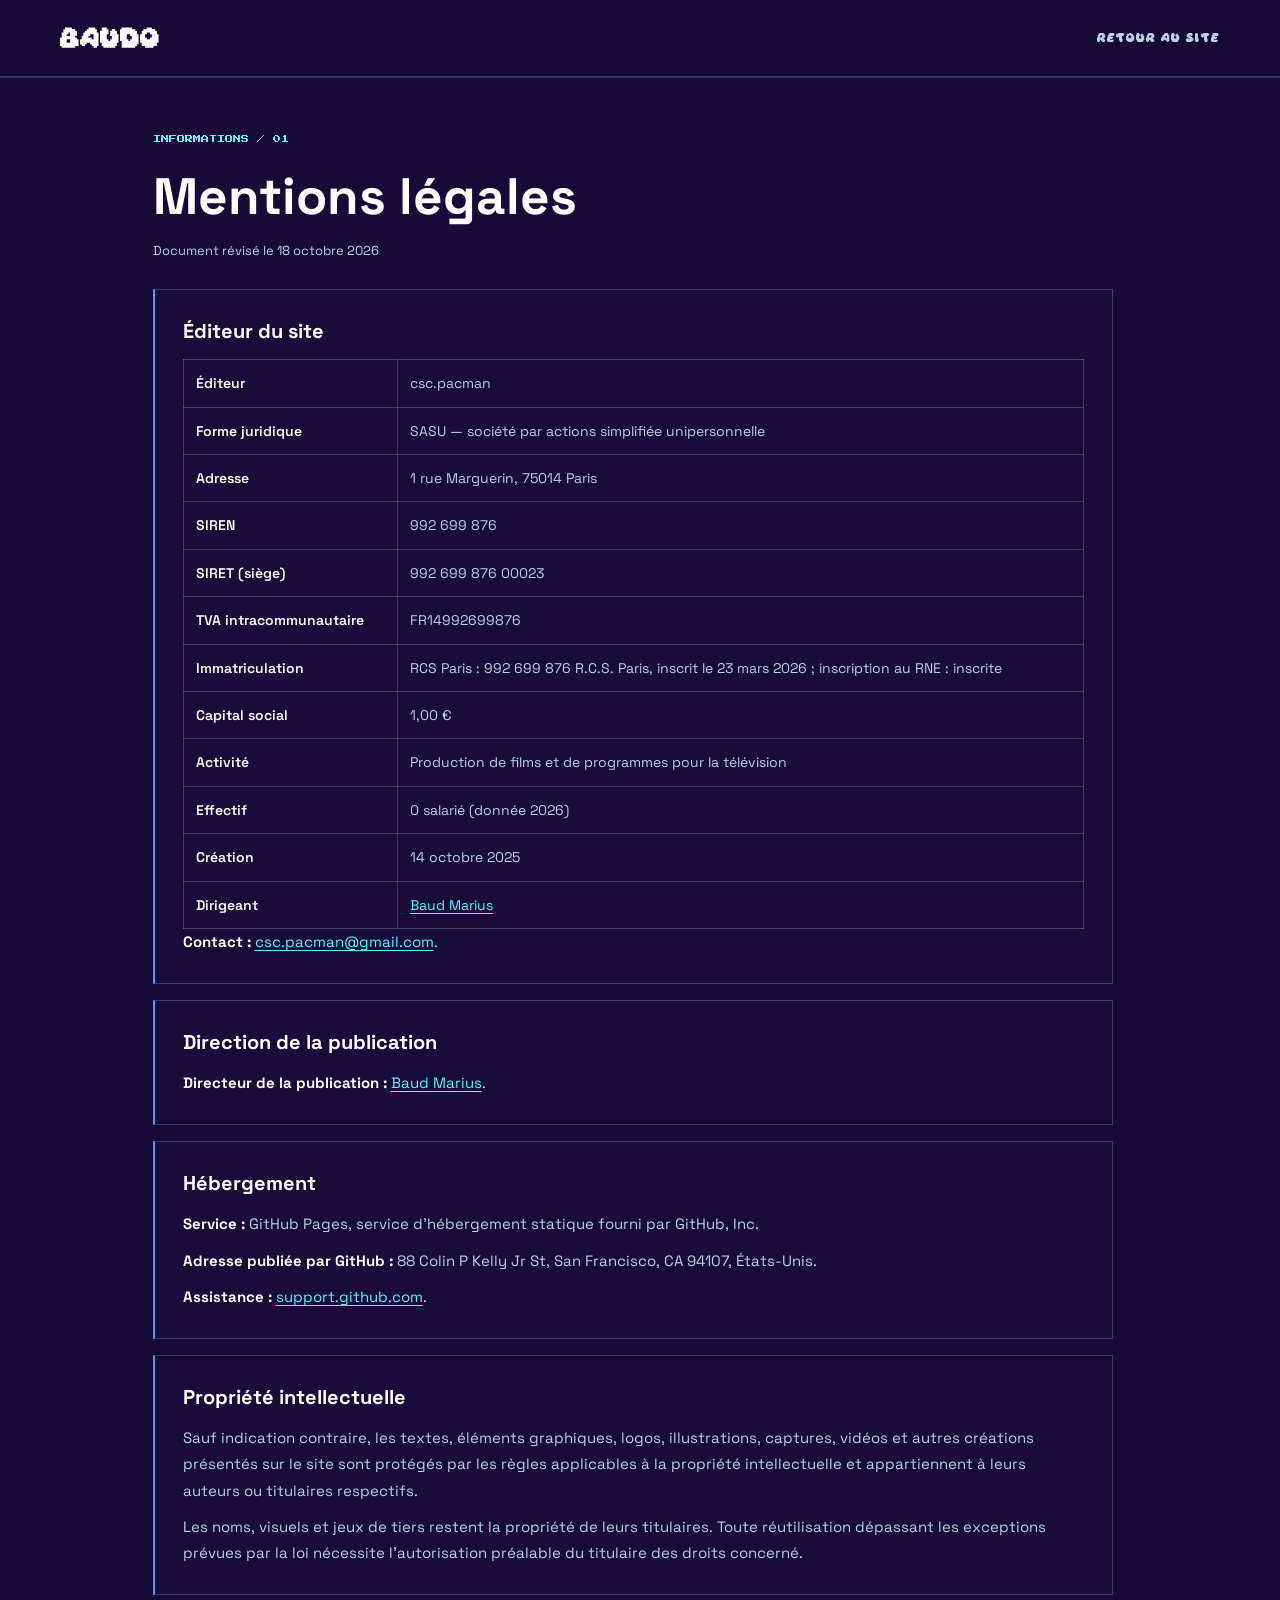
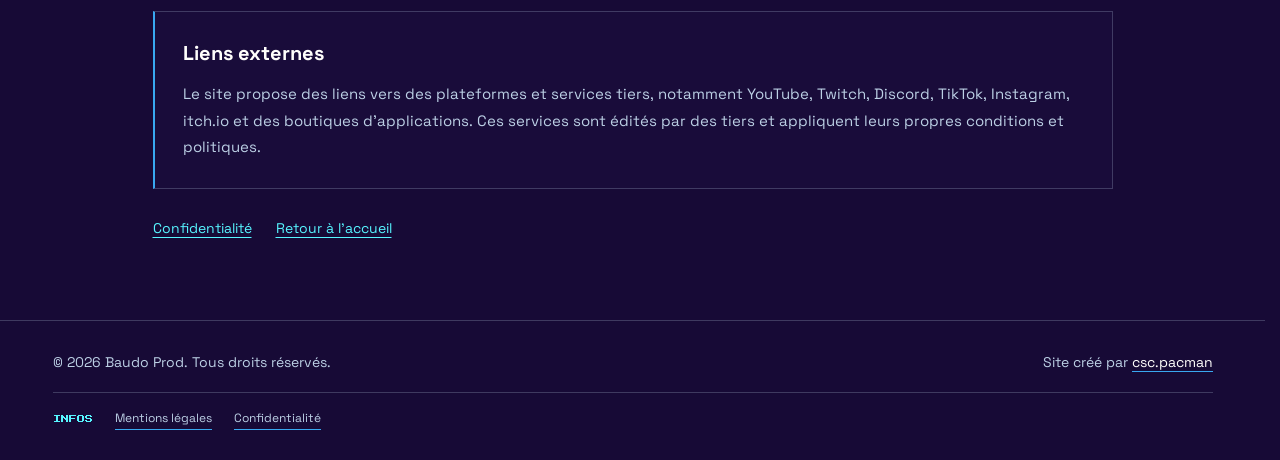
<file: mentions-legales.html>
<!DOCTYPE html>
<html lang="fr">
<head>
  <meta charset="UTF-8"><meta name="viewport" content="width=device-width, initial-scale=1.0"><meta name="theme-color" content="#170A36">
  <title>Mentions légales | BAUDO</title><meta name="description" content="Mentions légales du site BAUDO.">
  <link rel="canonical" href="https://baudo.fr/mentions-legales.html"><link rel="icon" href="img/Basic/Branding/baudo-site.webp">
  <link rel="preconnect" href="https://fonts.googleapis.com"><link rel="preconnect" href="https://fonts.gstatic.com" crossorigin>
  <link href="https://fonts.googleapis.com/css2?family=Press+Start+2P&family=Space+Grotesk:wght@400;500;600;700&display=swap" rel="stylesheet"><link rel="stylesheet" href="Front-end/style.css">
</head>
<body>
  <a class="skip-link" href="#main">Aller au contenu</a>
  <header class="nav scrolled"><div class="wrap nav-inner"><a href="index.html#home" class="logo" aria-label="BAUDO — Accueil">BAUDO</a><nav aria-label="Navigation principale"><ul class="nav-links"><li><a class="nav-link" href="index.html#home">Retour au site</a></li></ul></nav></div></header>
  <main id="main"><section class="legal-page"><div class="wrap">
    <p class="eyebrow">INFORMATIONS / 01</p><h1 class="legal-title">Mentions légales</h1><p class="legal-updated">Document révisé le <time datetime="2026-10-18">18 octobre 2026</time></p>
    <div class="legal-content">
      <section class="legal-block"><h2>Éditeur du site</h2>
        <div class="legal-table-scroll"><table class="legal-table">
          <tbody>
            <tr><th>Éditeur</th><td>csc.pacman</td></tr>
            <tr><th>Forme juridique</th><td>SASU — société par actions simplifiée unipersonnelle</td></tr>
            <tr><th>Adresse</th><td>1 rue Marguerin, 75014 Paris</td></tr>
            <tr><th>SIREN</th><td>992 699 876</td></tr>
            <tr><th>SIRET (siège)</th><td>992 699 876 00023</td></tr>
            <tr><th>TVA intracommunautaire</th><td>FR14992699876</td></tr>
            <tr><th>Immatriculation</th><td>RCS Paris : 992 699 876 R.C.S. Paris, inscrit le 23 mars 2026 ; inscription au RNE : inscrite</td></tr>
            <tr><th>Capital social</th><td>1,00 €</td></tr>
            <tr><th>Activité</th><td>Production de films et de programmes pour la télévision</td></tr>
            <tr><th>Effectif</th><td>0 salarié (donnée 2026)</td></tr>
            <tr><th>Création</th><td>14 octobre 2025</td></tr>
            <tr><th>Dirigeant</th><td><a href="https://www.pappers.fr/dirigeant/marius_baud_2007-10" target="_blank" rel="noopener noreferrer">Baud Marius</a></td></tr>
          </tbody>
        </table></div>
        <p><strong>Contact :</strong> <a href="mailto:csc.pacman@gmail.com">csc.pacman@gmail.com</a>.</p>
      </section>
      <section class="legal-block"><h2>Direction de la publication</h2>
        <p><strong>Directeur de la publication :</strong> <a href="https://cscpacman.fr/" target="_blank" rel="noopener noreferrer">Baud Marius</a>.</p>
      </section>
      <section class="legal-block"><h2>Hébergement</h2>
        <p><strong>Service :</strong> GitHub Pages, service d’hébergement statique fourni par GitHub, Inc.</p>
        <p><strong>Adresse publiée par GitHub :</strong> 88 Colin P Kelly Jr St, San Francisco, CA 94107, États-Unis.</p>
        <p><strong>Assistance :</strong> <a href="https://support.github.com/" target="_blank" rel="noopener noreferrer">support.github.com</a>.</p>
      </section>
      <section class="legal-block"><h2>Propriété intellectuelle</h2>
        <p>Sauf indication contraire, les textes, éléments graphiques, logos, illustrations, captures, vidéos et autres créations présentés sur le site sont protégés par les règles applicables à la propriété intellectuelle et appartiennent à leurs auteurs ou titulaires respectifs.</p>
        <p>Les noms, visuels et jeux de tiers restent la propriété de leurs titulaires. Toute réutilisation dépassant les exceptions prévues par la loi nécessite l’autorisation préalable du titulaire des droits concerné.</p>
      </section>
      <section class="legal-block"><h2>Liens externes</h2><p>Le site propose des liens vers des plateformes et services tiers, notamment YouTube, Twitch, Discord, TikTok, Instagram, itch.io et des boutiques d’applications. Ces services sont édités par des tiers et appliquent leurs propres conditions et politiques.</p></section>
    </div>
    <nav class="legal-page-nav" aria-label="Autres informations juridiques"><a href="politique-confidentialite.html">Confidentialité</a><a href="index.html#home">Retour à l’accueil</a></nav>
  </div></section></main>
  <footer><div class="wrap"><div class="foot"><p>© 2026 Baudo Prod. Tous droits réservés.</p><p>Site créé par <a href="https://cscpacman.fr/" target="_blank" rel="noopener noreferrer">csc.pacman</a></p></div><nav class="footer-legal-nav" aria-label="Informations juridiques"><span>INFOS</span><a href="mentions-legales.html">Mentions légales</a><a href="politique-confidentialite.html">Confidentialité</a></nav></div></footer>
</body>
</html>
</file>
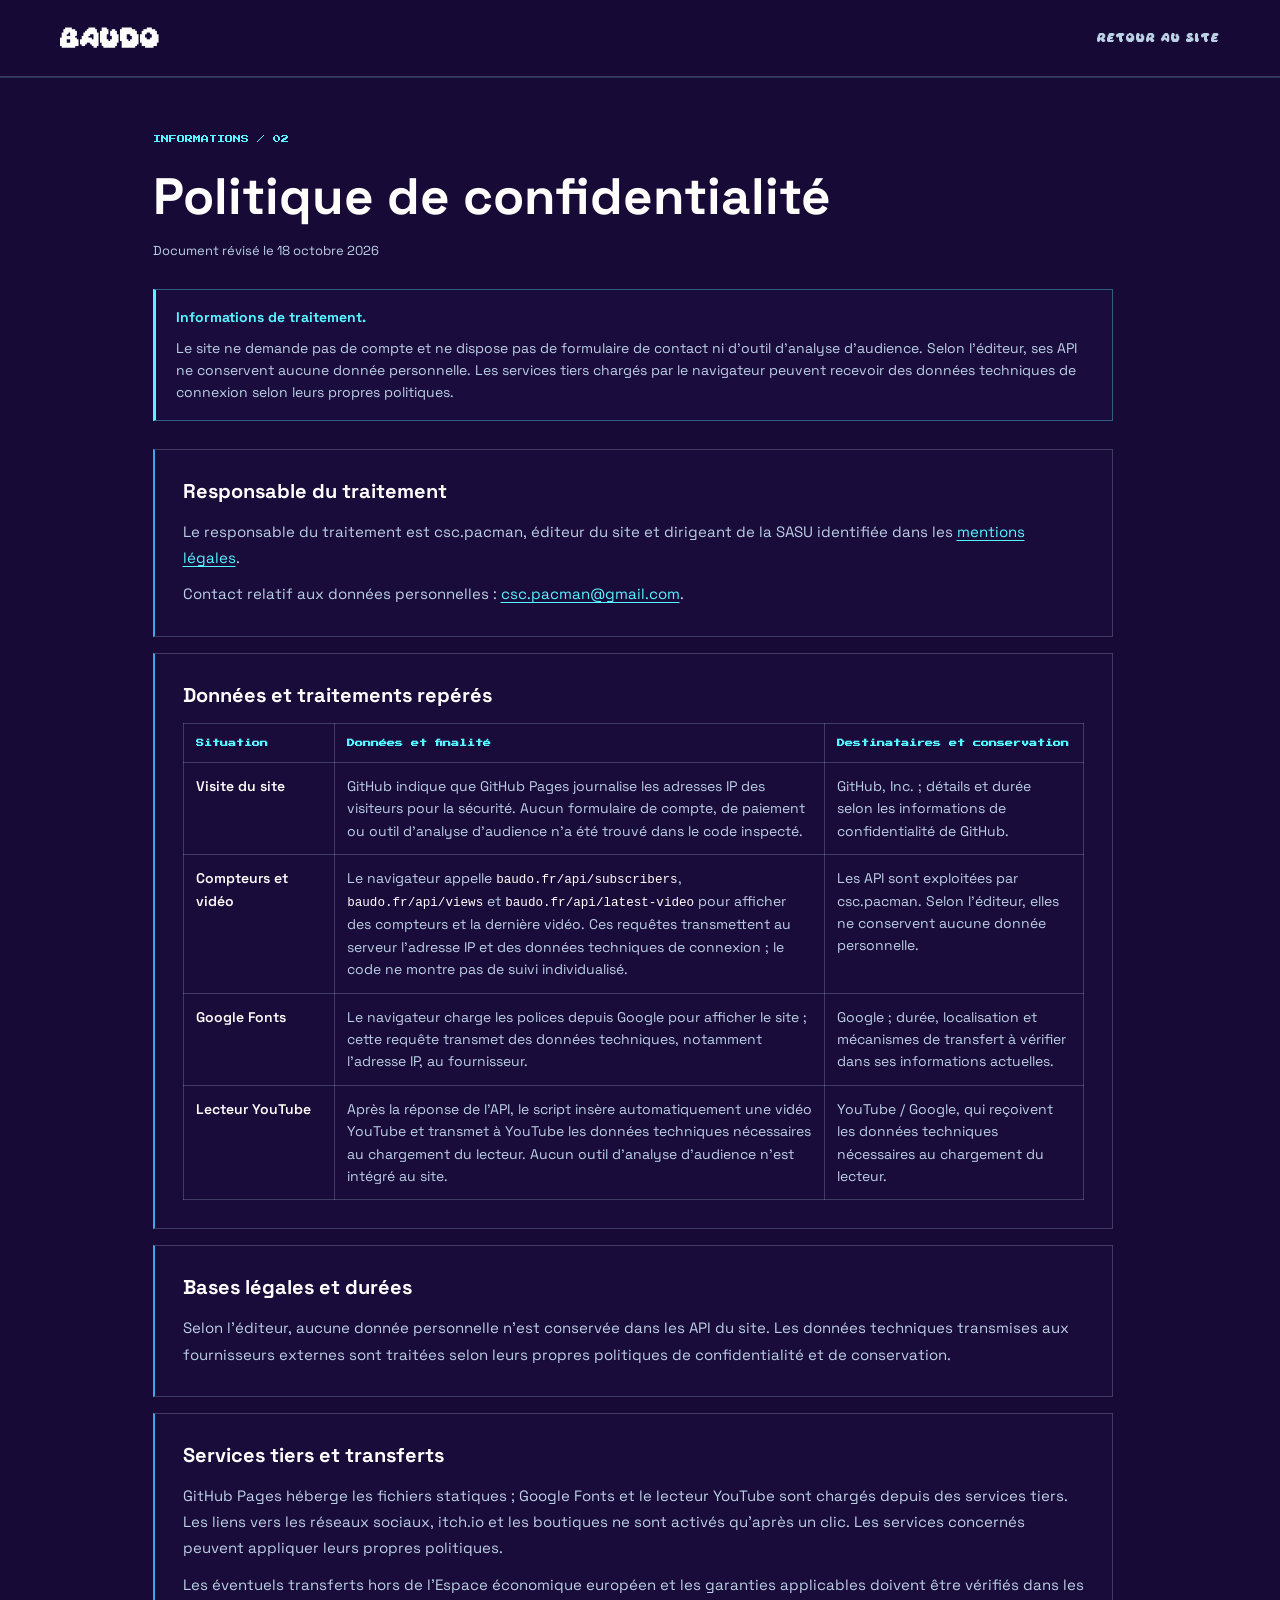
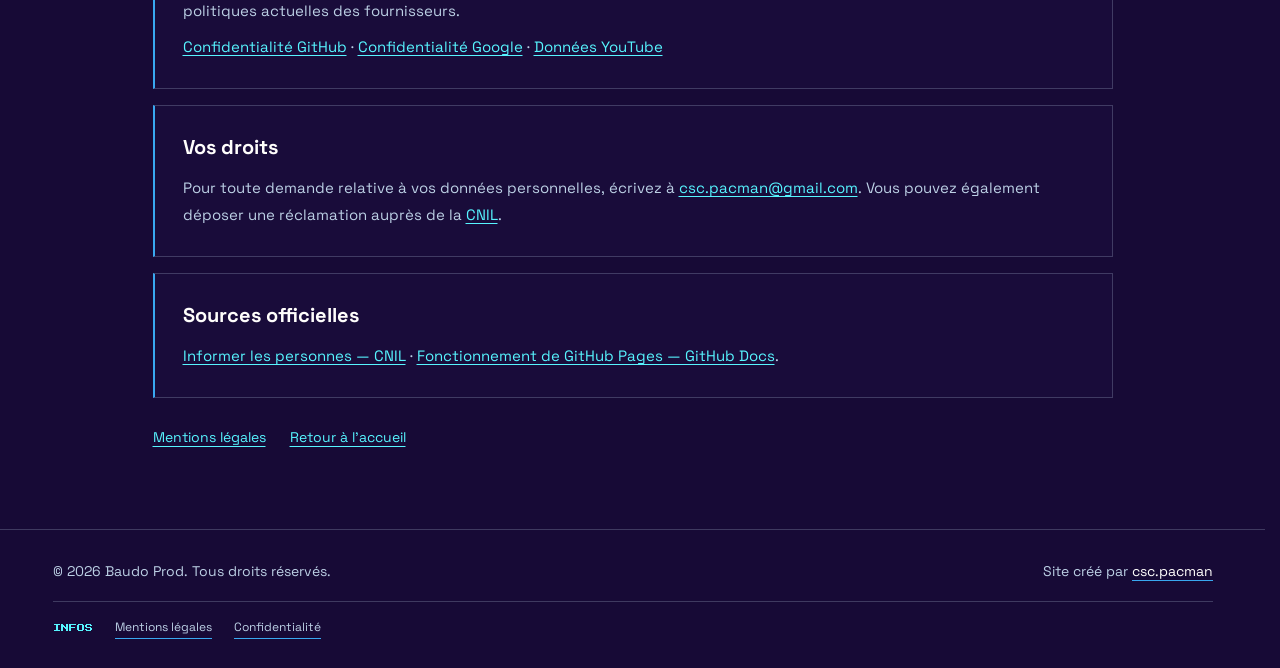
<file: politique-confidentialite.html>
<!DOCTYPE html>
<html lang="fr">
<head>
  <meta charset="UTF-8"><meta name="viewport" content="width=device-width, initial-scale=1.0"><meta name="theme-color" content="#170A36">
  <title>Politique de confidentialité | BAUDO</title><meta name="description" content="Informations sur les données personnelles et les services tiers utilisés par le site BAUDO.">
  <link rel="canonical" href="https://baudo.fr/politique-confidentialite.html"><link rel="icon" href="img/Basic/Branding/baudo-site.webp">
  <link rel="preconnect" href="https://fonts.googleapis.com"><link rel="preconnect" href="https://fonts.gstatic.com" crossorigin>
  <link href="https://fonts.googleapis.com/css2?family=Press+Start+2P&family=Space+Grotesk:wght@400;500;600;700&display=swap" rel="stylesheet"><link rel="stylesheet" href="Front-end/style.css">
</head>
<body>
  <a class="skip-link" href="#main">Aller au contenu</a>
  <header class="nav scrolled"><div class="wrap nav-inner"><a href="index.html#home" class="logo" aria-label="BAUDO — Accueil">BAUDO</a><nav aria-label="Navigation principale"><ul class="nav-links"><li><a class="nav-link" href="index.html#home">Retour au site</a></li></ul></nav></div></header>
  <main id="main"><section class="legal-page"><div class="wrap">
    <p class="eyebrow">INFORMATIONS / 02</p><h1 class="legal-title">Politique de confidentialité</h1><p class="legal-updated">Document révisé le <time datetime="2026-10-18">18 octobre 2026</time></p>
    <aside class="legal-notice" role="note"><strong>Informations de traitement.</strong><span>Le site ne demande pas de compte et ne dispose pas de formulaire de contact ni d’outil d’analyse d’audience. Selon l’éditeur, ses API ne conservent aucune donnée personnelle. Les services tiers chargés par le navigateur peuvent recevoir des données techniques de connexion selon leurs propres politiques.</span></aside>
    <div class="legal-content">
      <section class="legal-block"><h2>Responsable du traitement</h2>
        <p>Le responsable du traitement est csc.pacman, éditeur du site et dirigeant de la SASU identifiée dans les <a href="mentions-legales.html">mentions légales</a>.</p>
        <p>Contact relatif aux données personnelles : <a href="mailto:csc.pacman@gmail.com">csc.pacman@gmail.com</a>.</p>
      </section>
      <section class="legal-block"><h2>Données et traitements repérés</h2>
        <div class="legal-table-scroll"><table class="legal-table">
          <thead><tr><th>Situation</th><th>Données et finalité</th><th>Destinataires et conservation</th></tr></thead>
          <tbody>
            <tr><th>Visite du site</th><td>GitHub indique que GitHub Pages journalise les adresses IP des visiteurs pour la sécurité. Aucun formulaire de compte, de paiement ou outil d’analyse d’audience n’a été trouvé dans le code inspecté.</td><td>GitHub, Inc. ; détails et durée selon les informations de confidentialité de GitHub.</td></tr>
            <tr><th>Compteurs et vidéo</th><td>Le navigateur appelle <code>baudo.fr/api/subscribers</code>, <code>baudo.fr/api/views</code> et <code>baudo.fr/api/latest-video</code> pour afficher des compteurs et la dernière vidéo. Ces requêtes transmettent au serveur l’adresse IP et des données techniques de connexion ; le code ne montre pas de suivi individualisé.</td><td>Les API sont exploitées par csc.pacman. Selon l’éditeur, elles ne conservent aucune donnée personnelle.</td></tr>
            <tr><th>Google Fonts</th><td>Le navigateur charge les polices depuis Google pour afficher le site ; cette requête transmet des données techniques, notamment l’adresse IP, au fournisseur.</td><td>Google ; durée, localisation et mécanismes de transfert à vérifier dans ses informations actuelles.</td></tr>
            <tr><th>Lecteur YouTube</th><td>Après la réponse de l’API, le script insère automatiquement une vidéo YouTube et transmet à YouTube les données techniques nécessaires au chargement du lecteur. Aucun outil d’analyse d’audience n’est intégré au site.</td><td>YouTube / Google, qui reçoivent les données techniques nécessaires au chargement du lecteur.</td></tr>
          </tbody>
        </table></div>
      </section>
      <section class="legal-block"><h2>Bases légales et durées</h2><p>Selon l’éditeur, aucune donnée personnelle n’est conservée dans les API du site. Les données techniques transmises aux fournisseurs externes sont traitées selon leurs propres politiques de confidentialité et de conservation.</p></section>
      <section class="legal-block"><h2>Services tiers et transferts</h2>
        <p>GitHub Pages héberge les fichiers statiques ; Google Fonts et le lecteur YouTube sont chargés depuis des services tiers. Les liens vers les réseaux sociaux, itch.io et les boutiques ne sont activés qu’après un clic. Les services concernés peuvent appliquer leurs propres politiques.</p>
        <p>Les éventuels transferts hors de l’Espace économique européen et les garanties applicables doivent être vérifiés dans les politiques actuelles des fournisseurs.</p>
        <p><a href="https://docs.github.com/en/site-policy/privacy-policies/github-general-privacy-statement" target="_blank" rel="noopener noreferrer">Confidentialité GitHub</a> · <a href="https://policies.google.com/privacy?hl=fr" target="_blank" rel="noopener noreferrer">Confidentialité Google</a> · <a href="https://www.youtube.com/howyoutubeworks/our-commitments/protecting-user-data/" target="_blank" rel="noopener noreferrer">Données YouTube</a></p>
      </section>
      <section class="legal-block"><h2>Vos droits</h2><p>Pour toute demande relative à vos données personnelles, écrivez à <a href="mailto:csc.pacman@gmail.com">csc.pacman@gmail.com</a>. Vous pouvez également déposer une réclamation auprès de la <a href="https://www.cnil.fr/fr/plaintes" target="_blank" rel="noopener noreferrer">CNIL</a>.</p></section>
      <section class="legal-block"><h2>Sources officielles</h2><p><a href="https://www.cnil.fr/fr/informer-les-personnes" target="_blank" rel="noopener noreferrer">Informer les personnes — CNIL</a> · <a href="https://docs.github.com/en/pages/getting-started-with-github-pages/what-is-github-pages" target="_blank" rel="noopener noreferrer">Fonctionnement de GitHub Pages — GitHub Docs</a>.</p></section>
    </div>
    <nav class="legal-page-nav" aria-label="Autres informations juridiques"><a href="mentions-legales.html">Mentions légales</a><a href="index.html#home">Retour à l’accueil</a></nav>
  </div></section></main>
  <footer><div class="wrap"><div class="foot"><p>© 2026 Baudo Prod. Tous droits réservés.</p><p>Site créé par <a href="https://cscpacman.fr/" target="_blank" rel="noopener noreferrer">csc.pacman</a></p></div><nav class="footer-legal-nav" aria-label="Informations juridiques"><span>INFOS</span><a href="mentions-legales.html">Mentions légales</a><a href="politique-confidentialite.html">Confidentialité</a></nav></div></footer>
</body>
</html>
</file>
<file: Front-end/style.css>
@font-face {
  font-family: "Daydream";
  src: url("../font/Daydream%20DEMO.otf") format("opentype");
  font-style: normal;
  font-weight: 400;
  font-display: swap;
}

:root {
  --game-accent: var(--cyan);
  --night: #170A36;
  --night-2: #1D0F42;
  --navy: #004FA0;
  --blue: #39A8F0;
  --mist: #BCD0E5;
  --white: #FFFEFC;
  --cyan: #57F5FF;
  --line: rgba(188, 208, 229, 0.24);
  --line-strong: rgba(87, 245, 255, 0.55);
  --font-daydream: "Daydream", "Trebuchet MS", sans-serif;
  --font-pixel: "Press Start 2P", "Courier New", monospace;
  --font-body: "Space Grotesk", system-ui, -apple-system, BlinkMacSystemFont, "Segoe UI", sans-serif;
  --radius: 3px;
  --wrap: 1160px;
}

*,
*::before,
*::after {
  box-sizing: border-box;
  margin: 0;
  padding: 0;
}

html {
  scroll-behavior: smooth;
  scroll-padding-top: 84px;
  scrollbar-gutter: stable;
}

body {
  min-width: 320px;
  background: var(--night);
  color: var(--white);
  font-family: var(--font-body);
  font-size: 16px;
  line-height: 1.65;
  overflow-x: hidden;
}

body.menu-open { overflow: hidden; }

img {
  display: block;
  max-width: 100%;
}

a {
  color: inherit;
  text-decoration: none;
}

button,
a {
  -webkit-tap-highlight-color: transparent;
}

ul { list-style: none; }

::selection {
  background: var(--cyan);
  color: var(--night);
}

:focus-visible {
  outline: 2px solid var(--cyan);
  outline-offset: 4px;
}

.wrap {
  width: min(var(--wrap), calc(100% - 48px));
  margin-inline: auto;
}

.skip-link {
  position: fixed;
  top: 12px;
  left: 12px;
  z-index: 100;
  padding: 12px 16px;
  background: var(--cyan);
  color: var(--night);
  font-family: var(--font-body);
  font-size: 8px;
  transform: translateY(-160%);
  transition: transform 0.15s ease;
}

.skip-link:focus { transform: translateY(0); }

/* Navigation */

.nav {
  position: fixed;
  inset: 0 0 auto;
  z-index: 50;
  border-bottom: 1px solid transparent;
  transition: background 0.18s ease, border-color 0.18s ease;
}

.nav.scrolled {
  background: rgba(23, 10, 54, 0.96);
  border-color: var(--line);
}

.nav-inner {
  min-height: 76px;
  display: flex;
  align-items: center;
  justify-content: space-between;
  gap: 32px;
}

.logo {
  color: var(--white);
  font-family: var(--font-body);
  font-size: 16px;
  line-height: 1;
  letter-spacing: 0;
  white-space: nowrap;
}

.logo:hover { color: var(--cyan); }

.nav-links {
  display: flex;
  align-items: center;
  gap: 28px;
}

.nav-links a {
  position: relative;
  display: inline-flex;
  align-items: center;
  min-height: 44px;
  color: var(--mist);
  font-family: var(--font-body);
  font-size: 8px;
  line-height: 1.5;
  transition: color 0.15s ease;
}

.nav-links a::after {
  content: "";
  position: absolute;
  left: 0;
  right: 0;
  bottom: 7px;
  height: 2px;
  background: var(--cyan);
  transform: scaleX(0);
  transform-origin: left;
  transition: transform 0.15s ease;
}

.nav-links a:hover,
.nav-links a.active {
  color: var(--white);
}

.nav-links a:hover::after,
.nav-links a.active::after {
  transform: scaleX(1);
}

.menu-btn {
  display: none;
  width: 44px;
  height: 44px;
  border: 1px solid var(--line);
  border-radius: var(--radius);
  background: transparent;
  cursor: pointer;
  align-items: center;
  justify-content: center;
  flex-direction: column;
  gap: 5px;
}

.menu-btn span {
  width: 18px;
  height: 2px;
  background: var(--white);
}

/* Hero */

.hero {
  position: relative;
  min-height: clamp(760px, 92svh, 980px);
  display: flex;
  align-items: center;
  isolation: isolate;
  background:
    linear-gradient(90deg, rgba(15, 15, 26, 0.86) 0%, rgba(15, 15, 26, 0.62) 43%, rgba(15, 15, 26, 0.32) 100%),
    linear-gradient(rgba(15, 15, 26, 0.12), rgba(15, 15, 26, 0.12)),
    url("../img/Basic/Banner/Banner-Baudo.webp") center / cover no-repeat;
  background-attachment: scroll, scroll, fixed;
}

.hero::after {
  content: "";
  position: absolute;
  inset: 0;
  z-index: -1;
  background-image:
    linear-gradient(rgba(87, 245, 255, 0.035) 1px, transparent 1px),
    linear-gradient(90deg, rgba(87, 245, 255, 0.035) 1px, transparent 1px);
  background-size: 44px 44px;
  mask-image: linear-gradient(to right, black 0%, transparent 68%);
  pointer-events: none;
}

.hero-inner {
  position: relative;
  display: grid;
  grid-template-columns: minmax(0, 1fr) 184px;
  align-items: center;
  gap: clamp(28px, 5vw, 70px);
  padding-block: 104px 62px;
}

.hero-copy { min-width: 0; max-width: 760px; }
.hero-copy .lead {
  max-width: 560px;
  margin-top: 22px;
  color: var(--white);
  font-size: 17px;
  line-height: 1.65;
}
.hero-profile { position: relative; z-index: 1; width: 100%; justify-self: end; text-align: center; transform: translateY(16px); }
.profile-orbit { position: relative; width: min(100%, 164px); aspect-ratio: 1; margin-inline: auto; padding: 8px; border: 2px solid var(--cyan); border-radius: 12px 3px 12px 3px; background: rgba(23,10,54,.88); box-shadow: 7px 7px 0 rgba(87,245,255,.18); transform: rotate(2deg); }
.profile-orbit::before { content: ""; position: absolute; top: -8px; right: -8px; width: 28px; height: 28px; border-top: 2px solid var(--white); border-right: 2px solid var(--white); }
.profile-orbit img { width: 100%; height: 100%; object-fit: cover; border-radius: 7px 2px 7px 2px; }
.profile-tag { display: inline-flex; flex-direction: column; gap: 5px; margin-top: 18px; padding: 9px 13px; color: var(--white); background: var(--night); border-left: 2px solid var(--cyan); text-align: left; font-family: var(--font-body); font-size: 8px; letter-spacing: .06em; }
.profile-tag span { color: var(--mist); font-size: 7px; }

.eyebrow {
  margin-bottom: 20px;
  color: var(--cyan);
  font-family: var(--font-body);
  font-size: 8px;
  line-height: 1.7;
  letter-spacing: 0.02em;
}

.hero h1 {
  max-width: 740px;
  font-family: var(--font-body);
  font-size: clamp(38px, 4.4vw, 58px);
  font-weight: 400;
  line-height: 1.22;
  letter-spacing: 0;
  text-wrap: balance;
}

.hero h1 span { color: var(--cyan); }
.hero-philosophy { margin-top: 10px; color: var(--game-accent); font-family: var(--font-body); font-size: 8px; letter-spacing: .06em; }

.lead {
  max-width: 560px;
  margin-top: 22px;
  color: var(--white);
  font-size: 17px;
  line-height: 1.65;
}

.hero-actions {
  display: flex;
  flex-wrap: wrap;
  gap: 12px;
  margin-top: 26px;
}

.btn {
  display: inline-flex;
  min-height: 48px;
  align-items: center;
  justify-content: center;
  padding: 12px 20px;
  border: 2px solid var(--white);
  border-radius: var(--radius);
  font-family: var(--font-body);
  font-size: 8px;
  line-height: 1.5;
  transition: background 0.15s ease, color 0.15s ease, border-color 0.15s ease, transform 0.15s ease;
}

.btn:hover { transform: translate(-2px, -2px); }

.btn-solid {
  background: var(--white);
  color: var(--night);
  box-shadow: 4px 4px 0 var(--blue);
}

.btn-solid:hover {
  background: var(--cyan);
  border-color: var(--cyan);
  box-shadow: 4px 4px 0 var(--white);
}

.btn-line {
  background: var(--night);
  color: var(--white);
}

.btn-line:hover {
  background: var(--blue);
  border-color: var(--blue);
  color: var(--white);
}
.btn-line .icon-youtube-cursor { margin-left: 8px; }

.stats {
  display: grid;
  grid-template-columns: repeat(4, minmax(0, 1fr));
  margin-top: 44px;
  border-top: 1px solid var(--line);
  border-bottom: 1px solid var(--line);
}

.stat {
  min-height: 106px;
  padding: 20px 18px 18px 0;
  border-right: 1px solid var(--line);
}

.stat:not(:first-child) { padding-left: 24px; }
.stat:last-child { border-right: 0; }

.stat dt {
  color: var(--mist);
  font-family: var(--font-body);
  font-size: 8px;
  line-height: 1.7;
}

.stat dd {
  margin-top: 12px;
  color: var(--white);
  font-family: var(--font-pixel);
  font-size: 20px;
  font-weight: 400;
  line-height: 1.35;
}

.scroll-cue {
  position: absolute;
  left: 50%;
  bottom: 24px;
  width: 24px;
  height: 36px;
  border: 2px solid var(--mist);
  border-radius: 12px;
  transform: translateX(-50%);
  opacity: 0.7;
}

.scroll-cue span {
  position: absolute;
  left: 50%;
  top: 7px;
  width: 3px;
  height: 7px;
  background: var(--cyan);
  transform: translateX(-50%);
}

/* Sections */

.section {
  padding-block: 104px;
}

.section.alt {
  background: var(--night-2);
  border-block: 1px solid var(--line);
}

.section-heading {
  max-width: 760px;
  margin-bottom: 48px;
}

.title {
  position: relative;
  padding-left: 20px;
  border-left: 5px solid var(--cyan);
  color: var(--white);
  font-family: var(--font-body);
  font-size: clamp(24px, 4vw, 40px);
  font-weight: 400;
  line-height: 1.35;
  letter-spacing: 0;
}

.section-intro {
  max-width: 660px;
  margin-top: 22px;
  color: var(--mist);
  font-size: 17px;
}

/* Social */
.social-section {
  position: relative;
  overflow: hidden;
  background: radial-gradient(ellipse at 88% 12%, rgba(0,79,160,.06), transparent 34%), var(--night);
}
.social-heading {
  display: grid;
  grid-template-columns: minmax(0, 1fr) minmax(280px, .8fr);
  align-items: end;
  gap: 28px;
  max-width: none;
  margin-bottom: 36px;
}
.social-heading .section-intro { max-width: 460px; margin: 0 0 3px auto; }
.social-grid {
  display: grid;
  grid-template-columns: repeat(3, minmax(0, 1fr));
  gap: 12px;
}
.social {
  position: relative;
  min-height: 132px;
  display: grid;
  grid-template-columns: 48px minmax(0, 1fr) auto;
  align-items: center;
  gap: 14px;
  padding: 18px;
  overflow: hidden;
  color: var(--white);
  background: linear-gradient(180deg, rgba(25,25,45,.56), rgba(15,15,26,.94));
  border: 1px solid rgba(188,208,229,.18);
  border-radius: 3px;
  transition: border-color .18s ease, background .18s ease;
}
.social::before { content: attr(data-index); position: absolute; top: 12px; right: 27px; color: rgba(87,245,255,.42); font-family: var(--font-body); font-size: 7px; }
.social::after { content: ""; position: absolute; right: 14px; bottom: 14px; width: 3px; height: 3px; background: var(--cyan); box-shadow: 5px 0 rgba(87,245,255,.55), 0 5px rgba(87,245,255,.55), 5px 5px rgba(87,245,255,.22); }
.social:hover { border-color: var(--cyan); background: linear-gradient(180deg, rgba(30,30,50,.68), rgba(18,18,31,.96)); }
.social-featured { grid-column: span 2; min-height: 166px; border-color: rgba(87,245,255,.38); box-shadow: inset 3px 0 rgba(87,245,255,.72); background: linear-gradient(180deg, rgba(25,25,45,.56), rgba(15,15,26,.94)); }
.social img { position: relative; z-index: 1; width: 48px; height: 48px; padding: 9px; object-fit: contain; background: rgba(87,245,255,.09); border: 1px solid rgba(87,245,255,.42); border-radius: 8px 2px 8px 2px; }
.social-featured img { width: 56px; height: 56px; padding: 10px; }
.social strong { display: block; font-size: 17px; font-weight: 700; }
.social small { display: block; margin-top: 4px; color: var(--mist); font-size: 13px; }
.social b { color: var(--cyan); font-size: 30px; font-weight: 400; }
.social-featured b { font-size: 34px; }

/* About / latest video */

.about-grid {
  display: grid;
  grid-template-columns: minmax(260px, 0.75fr) minmax(0, 1.25fr);
  gap: 80px;
  align-items: start;
}

.about-copy {
  max-width: 680px;
  padding-top: 4px;
}

.about-copy p {
  color: var(--mist);
  font-size: 17px;
}

.about-copy p + p { margin-top: 18px; }

.about-copy .about-lead {
  color: var(--white);
  font-size: 23px;
  line-height: 1.45;
}

.skill-list {
  display: flex;
  flex-wrap: wrap;
  gap: 8px 20px;
  margin-top: 34px;
  padding-top: 22px;
  border-top: 1px solid var(--line);
}

.skill-list li {
  position: relative;
  padding-left: 16px;
  color: var(--white);
  font-family: var(--font-body);
  font-size: 8px;
  line-height: 2;
}

.skill-list li::before {
  content: "";
  position: absolute;
  left: 0;
  top: 50%;
  width: 6px;
  height: 6px;
  background: var(--cyan);
  transform: translateY(-50%);
}

/* Games — interactive arcade */
.games-heading {
  max-width: none;
  display: flex;
  align-items: flex-end;
  justify-content: space-between;
  gap: 32px;
  margin-bottom: 38px;
}
.games-heading .title { width: fit-content; }
.games-heading .section-intro { max-width: 560px; margin-top: 14px; font-size: 15px; }
.games-heading .text-link { flex: none; margin-bottom: 4px; }
.text-link {
  display: inline-block;
  padding-bottom: 6px;
  border-bottom: 2px solid var(--blue);
  color: var(--white);
  font-family: var(--font-body);
  font-size: 8px;
  line-height: 1.7;
  transition: color .15s ease, border-color .15s ease;
}
.text-link:hover { color: var(--cyan); border-color: var(--cyan); }

.games-section {
  position: relative;
  isolation: isolate;
  overflow: hidden;
  background:
    radial-gradient(ellipse at 90% 30%, color-mix(in srgb, var(--game-accent) 5%, transparent), transparent 48%),
    linear-gradient(180deg, rgba(25,25,45,.18), transparent 58%);
}
.games-section > .wrap { position: relative; z-index: 1; }
main {
  background-image: radial-gradient(ellipse at 88% 48%, color-mix(in srgb, var(--game-accent) 4%, transparent), transparent 52%);
}

.games { display: grid; grid-template-columns: 1fr; gap: 34px; }
.game-detail {
  --detail-line: color-mix(in srgb, var(--game-accent) 45%, var(--line));
  min-width: 0;
  display: grid;
  grid-template-columns: minmax(0, 1.12fr) minmax(340px, .88fr);
  overflow: hidden;
  background: linear-gradient(180deg, rgba(25,25,45,.58), rgba(15,15,26,.96));
  border: 1px solid var(--detail-line);
  box-shadow: 0 20px 80px color-mix(in srgb, var(--game-accent) 7%, transparent);
  transition: border-color .3s ease, box-shadow .3s ease;
}
.game-detail-visual { position: relative; min-width: 0; min-height: 340px; overflow: hidden; background: var(--night-2); }
.game-detail-visual::after {
  content: "";
  position: absolute;
  inset: 52% 0 0;
  background: linear-gradient(transparent, rgba(12,5,30,.44));
  pointer-events: none;
}
.game-detail-visual img {
  width: 100%;
  height: 100%;
  min-height: 340px;
  aspect-ratio: 16 / 10;
  object-fit: cover;
  transition: filter .3s ease;
}
.game-detail.is-changing .game-detail-visual img { animation: arcade-reveal .24s ease-out; }
.game-detail-number,
.game-visual-stamp {
  position: absolute;
  z-index: 1;
  top: 16px;
  padding: 9px 11px;
  color: var(--game-accent);
  background: rgba(17,7,39,.88);
  border: 1px solid color-mix(in srgb, var(--game-accent) 66%, transparent);
  font-family: var(--font-body);
  font-size: 8px;
  line-height: 1.5;
}
.game-detail-number { right: 16px; }
.game-visual-stamp { left: 16px; }
.game-detail-copy {
  display: flex;
  flex-direction: column;
  align-items: flex-start;
  justify-content: center;
  padding: clamp(24px, 3.3vw, 42px);
}
.game-detail-category {
  color: var(--game-accent);
  font-family: var(--font-body);
  font-size: 8px;
  line-height: 1.7;
  letter-spacing: .04em;
}
.game-detail-copy h3 {
  margin-top: 15px;
  font-family: var(--font-body);
  font-size: clamp(18px, 2vw, 25px);
  font-weight: 400;
  line-height: 1.65;
  overflow-wrap: anywhere;
}
.game-detail-description {
  max-width: 43ch;
  margin-top: 13px;
  color: var(--mist);
  font-size: 15px;
  line-height: 1.7;
}
.game-platform-area { display: flex; flex-wrap: wrap; align-items: center; gap: 12px; margin-top: 22px; }
.game-platform-label { color: var(--mist); font-family: var(--font-body); font-size: 7px; }
.game-platforms { display: flex; flex-wrap: wrap; gap: 8px; }
.platform-badge {
  min-height: 34px;
  display: inline-flex;
  align-items: center;
  gap: 8px;
  padding: 6px 10px;
  color: var(--white);
  background: color-mix(in srgb, var(--game-accent) 5%, transparent);
  border: 1px solid color-mix(in srgb, var(--game-accent) 48%, transparent);
  font-family: var(--font-body);
  font-size: 7px;
}
.platform-badge svg { width: 18px; height: 18px; color: var(--game-accent); }
.game-detail-link {
  min-height: 48px;
  display: inline-flex;
  align-items: center;
  justify-content: space-between;
  gap: 22px;
  margin-top: 22px;
  padding: 11px 15px;
  color: var(--night);
  background: var(--game-accent);
  border: 1px solid var(--game-accent);
  font-family: var(--font-body);
  font-size: 8px;
  line-height: 1.6;
  transition: color .18s ease, background .18s ease, transform .18s ease, box-shadow .18s ease;
}
.game-detail-link:hover { color: var(--game-accent); background: transparent; box-shadow: 4px 4px 0 color-mix(in srgb, var(--game-accent) 30%, transparent); }
.game-detail-link b { font-size: 18px; font-weight: 400; }
.game-video-link {
  min-height: 46px;
  display: inline-flex;
  align-items: center;
  justify-content: center;
  margin-top: 10px;
  padding: 10px 15px;
  color: var(--game-accent);
  background: transparent;
  border: 1px solid color-mix(in srgb, var(--game-accent) 48%, transparent);
  font-family: var(--font-body);
  font-size: 8px;
  line-height: 1.6;
  transition: color .18s ease, background .18s ease, border-color .18s ease;
}
.game-video-link:hover,
.game-video-link:focus-visible {
  color: var(--game-accent);
  background: rgba(255,255,255,.1);
  border-color: var(--game-accent);
}

.game-gallery { min-width: 0; }
.game-gallery-heading {
  display: flex;
  align-items: flex-end;
  justify-content: space-between;
  gap: 24px;
  margin-bottom: 16px;
}
.game-gallery-heading .eyebrow { margin-bottom: 10px; }
.game-gallery-heading h3 { color: var(--white); font-family: var(--font-body); font-size: 12px; font-weight: 400; line-height: 1.8; }
.game-gallery-heading h3 span { color: var(--game-accent); }
.game-gallery-controls { display: flex; gap: 8px; }
.game-gallery-controls button {
  width: 44px;
  height: 44px;
  display: grid;
  place-items: center;
  color: var(--game-accent);
  background: rgba(23,10,54,.72);
  border: 1px solid color-mix(in srgb, var(--game-accent) 46%, var(--line));
  font-size: 24px;
  line-height: 1;
  cursor: pointer;
  transition: color .18s ease, background .18s ease, transform .18s ease, border-color .18s ease;
}
.game-gallery-controls button svg { display: block; width: 22px; height: 22px; }
.game-gallery-controls button:hover { color: var(--night); background: var(--game-accent); border-color: var(--game-accent); }
.game-picker {
  display: flex;
  gap: 14px;
  min-width: 0;
  overflow-x: auto;
  overscroll-behavior-inline: contain;
  scroll-snap-type: x mandatory;
  scroll-padding-inline: 2px;
  scrollbar-color: color-mix(in srgb, var(--game-accent) 60%, var(--night-2)) transparent;
  scrollbar-width: thin;
  padding: 2px 2px 12px;
  cursor: grab;
  user-select: none;
  -webkit-user-select: none;
}
.game-picker.is-dragging {
  cursor: grabbing;
}
.game-picker:is(.is-dragging, .is-inertial) {
  scroll-snap-type: none;
  scroll-behavior: auto;
}
.game-picker.is-dragging * {
  cursor: grabbing;
  user-select: none;
  -webkit-user-select: none;
}
.game-choice {
  position: relative;
  isolation: isolate;
  flex: 0 0 clamp(218px, 23vw, 270px);
  aspect-ratio: 1.42 / 1;
  min-width: 0;
  overflow: hidden;
  padding: 0;
  color: var(--white);
  text-align: left;
  background: var(--night-2);
  border: 1px solid var(--line);
  cursor: pointer;
  scroll-snap-align: start;
  transition: border-color .2s ease, box-shadow .2s ease;
}
.game-choice::after {
  content: "";
  position: absolute;
  z-index: -1;
  inset: 28% 0 0;
  background: linear-gradient(transparent, rgba(14,6,34,.94));
}
.game-choice.is-active {
  border-color: var(--game-accent);
  box-shadow: 0 0 0 2px color-mix(in srgb, var(--game-accent) 24%, transparent), 0 9px 24px color-mix(in srgb, var(--game-accent) 10%, transparent);
}
.game-choice img {
  pointer-events: none;
  -webkit-user-drag: none;
  position: absolute;
  z-index: -2;
  inset: 0;
  width: 100%;
  height: 100%;
  object-fit: cover;
  transition: opacity .2s ease, filter .25s ease;
}

.game-choice-number {
  position: absolute;
  top: 12px;
  left: 12px;
  padding: 7px 8px;
  color: var(--white);
  background: rgba(17,7,39,.82);
  border: 1px solid rgba(255,255,255,.28);
  font-family: var(--font-body);
  font-size: 7px;
}
.game-choice-title {
  position: absolute;
  left: 14px;
  right: 42px;
  bottom: 13px;
  font-family: var(--font-body);
  font-size: 9px;
  line-height: 1.8;
  text-shadow: 0 2px 12px rgba(0,0,0,.7);
}
.game-choice-arrow {
  position: absolute;
  right: 12px;
  bottom: 12px;
  width: 28px;
  height: 28px;
  display: grid;
  place-items: center;
  color: var(--white);
  background: rgba(17,7,39,.78);
  border: 1px solid color-mix(in srgb, var(--choice-accent) 46%, transparent);
  font-size: 16px;
  opacity: .72;
  transition: color .18s ease, background .18s ease, border-color .18s ease, opacity .18s ease;
}
.game-choice:is(:hover, :focus-visible) .game-choice-arrow { color: var(--choice-accent); border-color: var(--choice-accent); opacity: 1; }

@keyframes arcade-reveal {
  from { opacity: .55; }
  to { opacity: 1; }
}
/* Contact */

.contact-layout {
  display: grid;
  grid-template-columns: minmax(260px, 0.8fr) minmax(0, 1.2fr);
  gap: 80px;
  align-items: start;
}

.contact-list {
  border-top: 1px solid var(--line);
}

.contact-row {
  min-height: 112px;
  display: flex;
  align-items: center;
  justify-content: space-between;
  gap: 24px;
  padding: 22px 0;
  border-bottom: 1px solid var(--line);
}

.contact-row span { min-width: 0; }

.contact-row small {
  display: block;
  margin-bottom: 8px;
  color: var(--cyan);
  font-family: var(--font-body);
  font-size: 8px;
  line-height: 1.7;
}

.contact-row strong {
  display: block;
  overflow-wrap: anywhere;
  color: var(--white);
  font-size: clamp(17px, 2vw, 22px);
  font-weight: 600;
}

.contact-row b {
  flex: none;
  color: var(--cyan);
  font-size: 24px;
  font-weight: 400;
  transition: transform 0.15s ease;
}

.contact-row:hover strong { color: var(--cyan); }
.contact-row:hover b { transform: translateX(5px); }

/* Footer */

footer {
  padding-block: 30px;
  border-top: 1px solid var(--line);
  color: var(--mist);
  font-size: 14px;
}

.foot {
  display: flex;
  flex-wrap: wrap;
  align-items: center;
  justify-content: space-between;
  gap: 12px 24px;
}

footer a {
  color: var(--white);
  border-bottom: 1px solid var(--blue);
}

footer a:hover {
  color: var(--cyan);
  border-color: var(--cyan);
}

/* Motion */

.reveal {
  opacity: 0;
  transform: translateY(14px);
  transition: opacity 0.45s ease, transform 0.45s ease;
}

.reveal.in {
  opacity: 1;
  transform: none;
}

@media (prefers-reduced-motion: reduce) {
  html { scroll-behavior: auto; }
  *, *::before, *::after {
    scroll-behavior: auto !important;
    transition: none !important;
    animation: none !important;
  }
  .reveal {
    opacity: 1;
    transform: none;
  }
}

/* Tablet */

@media (max-width: 900px) {
  .nav-links { gap: 18px; }
  .nav-links a { font-size: 7px; }
  .hero-inner { grid-template-columns: minmax(0, 1fr) 150px; gap: 28px; }
  .games { grid-template-columns: minmax(260px, .9fr) minmax(0, 1.1fr); gap: 14px; }
  .profile-orbit { width: 138px; }
  .social-grid { grid-template-columns: repeat(2, minmax(0, 1fr)); }
  .social-featured { grid-column: span 2; }

  .stats {
    grid-template-columns: repeat(2, 1fr);
  }

  .stat:nth-child(2) { border-right: 0; }
  .stat:nth-child(-n + 2) { border-bottom: 1px solid var(--line); }

  .stat:nth-child(3) { padding-left: 0; }
  .stat:nth-child(4) { border-right: 0; }

  .latest-video-layout,
  .contact-layout {
    grid-template-columns: 1fr;
    gap: 40px;
  }
}

/* Mobile */

@media (max-width: 720px) {
  .wrap {
    width: min(100% - 32px, var(--wrap));
  }

  .nav {
    background: var(--night);
    border-color: var(--line);
  }

  .nav-inner { min-height: 68px; }

  .menu-btn { display: flex; }

  .nav-links {
    position: fixed;
    inset: 68px 0 auto;
    display: none;
    flex-direction: column;
    align-items: stretch;
    gap: 0;
    background: var(--night);
    border-bottom: 1px solid var(--line);
  }

  .nav-links.open { display: flex; }

  .nav-links li { border-bottom: 1px solid var(--line); }

  .nav-links a {
    width: 100%;
    min-height: 52px;
    padding: 15px 16px;
    font-size: 8px;
  }

  .nav-links a::after { display: none; }

  .hero {
    min-height: 760px;
    background-position: 60% center;
  }

  .hero-inner { grid-template-columns: 1fr; gap: 22px; padding-block: 105px 90px; }
  .hero-profile { grid-row: 1; justify-self: start; width: auto; }
  .social-featured { grid-column: auto; }
  .hero-copy { grid-row: 2; }
  .profile-orbit { width: 92px; }
  .profile-orbit img { border-width: 2px; }
  .profile-tag { display: none; }

  .hero h1 { font-size: clamp(27px, 8vw, 38px); line-height: 1.28; }

  .lead {
  max-width: 560px;
  margin-top: 22px;
  color: var(--white);
  font-size: 17px;
  line-height: 1.65;
}

  .hero-actions {
  display: flex;
  flex-wrap: wrap;
  gap: 12px;
  margin-top: 26px;
}

  .btn { width: 100%; }

  .stats { margin-top: 50px; }

  .stat {
    min-height: 105px;
    padding: 20px 12px 18px 0;
  }

  .stat:not(:first-child) { padding-left: 12px; }

  .stat dt,
  .stat dd {
    font-size: 8px;
  }

  .stat dd {
    margin-top: 9px;
    font-size: 14px;
  }

  .section { padding-block: 72px; }

  .title { font-size: 24px; }

  .section-heading { margin-bottom: 34px; }

  .social-grid,
  .games {
    grid-template-columns: 1fr;
  }

  .social {
    border-right: 0;
  }

  .social:nth-last-child(-n + 2) { border-bottom: 1px solid var(--line); }
  .social:last-child { border-bottom: 0; }

  .games-heading {
    display: block;
  }

  .games-heading .text-link {
    margin-top: 22px;
  }

  .game div { min-height: auto; }

  .about-copy .about-lead { font-size: 20px; }

  .skill-list { gap: 8px 16px; }

  .contact-row {
    min-height: 100px;
  }

  .contact-row strong { font-size: 16px; }
}

@media (max-width: 720px) {
  .hero { min-height: 760px; background-position: 66% center; }
  .hero-inner { grid-template-columns: 1fr; gap: 20px; padding-block: 96px 72px; }
  .hero-profile { grid-row: 1; justify-self: start; width: auto; transform: none; }
  .hero-copy { grid-row: 2; }
  .profile-orbit { width: 78px; padding: 5px; box-shadow: 4px 4px 0 rgba(87,245,255,.18); }
  .profile-orbit img { border-radius: 4px 1px 4px 1px; }
  .profile-tag { margin-top: 10px; padding: 7px 9px; font-size: 7px; }
  .profile-tag span { font-size: 6px; }
  .hero h1 { font-size: clamp(27px, 8vw, 38px); line-height: 1.28; }
  .hero-actions { flex-direction: row; align-items: center; }
  .btn { width: auto; }
  .stats { margin-top: 36px; }
  .stat { min-height: 82px; padding: 14px 8px 12px 0; }
  .stat:not(:first-child) { padding-left: 8px; }
  .social-heading { grid-template-columns: 1fr; gap: 14px; }
  .social-heading .section-intro { margin: 0; }
  .social-grid { grid-template-columns: 1fr; }
  .social { min-height: 118px; }
  .social-featured { grid-column: auto; min-height: 132px; }
  .social-section { padding-block: 92px; }
  .games { grid-template-columns: 1fr; }
  .game-detail { grid-row: 1; }
  .game-picker { grid-row: 2; }
  .game-choice { grid-template-columns: 68px minmax(0, 1fr) auto; min-height: 68px; }
  .game-choice img { width: 68px; height: 48px; }
  .game-detail-copy { padding: 20px; }
  .game-platform-area { align-items: flex-start; flex-direction: column; }
}
@media (max-width: 420px) {
  .logo { font-size: 12px; }

  .hero h1 { font-size: 25px; line-height: 1.25; }

  .stats {
    grid-template-columns: 1fr 1fr;
  }

  .scroll-cue { display: none; }
}










/* Arcade responsive refinements */
@media (max-width: 900px) {
    .games { grid-template-columns: 1fr; gap: 34px; }
.game-detail { grid-template-columns: minmax(0, 1fr) minmax(300px, .95fr); }
  .game-detail-copy { padding: 26px; }
  .game-detail-description { font-size: 14px; }
}
@media (max-width: 720px) {
  .game-detail { grid-template-columns: 1fr; }
  .game-detail-visual,
  .game-detail-visual img { min-height: 0; }
  .game-detail-visual img { height: auto; aspect-ratio: 16 / 9; }
  .game-detail-copy { padding: 24px 20px; }
  .game-gallery-heading h3 { font-size: 10px; }
  .game-choice { flex-basis: min(78vw, 270px); }
  .game-choice img { width: 100%; height: 100%; }
  .game-gallery-controls button { width: 42px; height: 42px; }
}
@media (max-width: 420px) {
  .game-gallery-heading { align-items: center; }
  .game-gallery-heading h3 { max-width: 190px; }
  .game-detail-link, .game-video-link { width: 100%; }
}
/* Selected-game atmosphere */
.hero::before {
  content: "";
  position: absolute;
  inset: 0;
  z-index: -1;
  background: radial-gradient(ellipse at 82% 52%, color-mix(in srgb, var(--game-accent) 5%, transparent), transparent 56%);
  pointer-events: none;
}
.social-section {
  background: radial-gradient(ellipse at 14% 82%, color-mix(in srgb, var(--game-accent) 4%, transparent), transparent 42%), radial-gradient(ellipse at 88% 12%, rgba(0,79,160,.06), transparent 34%), var(--night);
}
.section.alt {
  background: var(--night-2);
  background: linear-gradient(125deg, color-mix(in srgb, var(--game-accent) 2%, var(--night-2)), var(--night-2) 68%);
}
.nav { box-shadow: 0 1px 0 color-mix(in srgb, var(--game-accent) 18%, transparent); }
/* Pixel interaction icons */
.icon-sprite { position: absolute; width: 0; height: 0; overflow: hidden; }
.click-icon { display: inline-grid; flex: none; place-items: center; line-height: 0; }
.click-icon svg { display: block; width: 20px; height: 20px; }
.social b.click-icon { width: 34px; height: 34px; font-size: 0; }
.social-featured b.click-icon { width: 40px; height: 40px; }
.game-detail-link b.click-icon { font-size: 0; }
.game-choice-arrow.click-icon svg { width: 17px; height: 17px; }
.text-link-icon { margin-left: 3px; vertical-align: -2px; }
.text-link-icon svg { width: 14px; height: 14px; }
.contact-row b.click-icon { font-size: 0; transition: transform .15s ease; }
.contact-row:hover b.click-icon { transform: scale(1.12); }

.click-icon svg { grid-area: 1 / 1; }
.click-icon svg.icon-click-hover { display: none; }
.social-svg-icon {
  position: relative;
  z-index: 1;
  width: 48px;
  height: 48px;
  padding: 9px;
  color: var(--cyan);
  background: rgba(87,245,255,.09);
  border: 1px solid rgba(87,245,255,.42);
  border-radius: 8px 2px 8px 2px;
}
.social-featured .social-svg-icon { width: 56px; height: 56px; padding: 10px; }
.latest-video-layout {
  display: grid;
  grid-template-columns: minmax(230px, .68fr) minmax(0, 1.32fr);
  align-items: center;
  gap: clamp(28px, 6vw, 84px);
}
.latest-video-player {
  min-width: 0;
  overflow: hidden;
  background: #0f0f1a;
  border: 1px solid rgba(0,240,255,.2);
  border-radius: 4px;
}
.latest-video-screen {
  position: relative;
  display: grid;
  place-items: center;
  overflow: hidden;
  aspect-ratio: 16 / 9;
  background: #0f0f1a;
}
.latest-video-placeholder {
  display: grid;
  place-items: center;
  width: 100%;
  height: 100%;
}
.latest-video-logo {
  width: 72px;
  height: 72px;
  object-fit: contain;
  animation: logo-spin 2.4s cubic-bezier(.65, 0, .35, 1) infinite;
}
@keyframes logo-spin {
  0% { transform: rotate(0deg); }
  30% { transform: rotate(360deg); }
  100% { transform: rotate(360deg); }
}
@media (prefers-reduced-motion: reduce) {
  .latest-video-logo { animation: none; }
}
.latest-video-controls {
  display: flex;
  align-items: center;
  justify-content: space-between;
  gap: 16px;
  min-height: 54px;
  padding: 12px 16px;
  background: #090912;
  border-top: 1px solid rgba(255,255,255,.08);
}
.latest-video-title-group,
.latest-video-meta-group {
  display: flex;
  min-width: 0;
  align-items: center;
}
.latest-video-title-group { gap: 10px; }
.latest-video-title-group { transition: color .2s ease; }
.latest-video-meta-group { flex: 0 0 auto; gap: 16px; }
.latest-video-title {
  min-width: 0;
  overflow: hidden;
  color: var(--white);
  font-family: var(--font-body);
  font-size: 13px;
  font-weight: 500;
  text-overflow: ellipsis;
  white-space: nowrap;
}
.icon-title-arrow {
  width: 16px;
  height: 16px;
  display: inline-block;
  flex: 0 0 16px;
  fill: #00f0ff;
  transition: transform .2s ease, fill .2s ease;
}
.latest-video-title { transition: color .2s ease; }
.latest-video-title-group:hover .icon-title-arrow,
.latest-video-title-group:focus-within .icon-title-arrow {
  transform: translateX(4px);
  fill: var(--white);
}
.latest-video-title-group:hover .latest-video-title,
.latest-video-title-group:focus-within .latest-video-title { color: var(--cyan); }
.icon-youtube-cursor {
  width: 16px;
  height: 16px;
  display: inline-block;
  vertical-align: middle;
  fill: currentColor;
}
.latest-video-time {
  color: var(--white);
  font-family: var(--font-body);
  font-size: 11px;
  opacity: .6;
  white-space: nowrap;
}
.latest-video-link {
  display: inline-flex;
  align-items: center;
  gap: 6px;
  color: var(--cyan);
  font-family: var(--font-body);
  font-size: 12px;
  text-decoration: none;
  white-space: nowrap;
  transition: color .2s ease;
}
.latest-video-link .icon-youtube-cursor {
  width: 14px;
  height: 14px;
  transition: transform .2s ease;
}
.latest-video-link:hover,
.latest-video-link:focus-visible { color: var(--white); }
.latest-video-link:hover .icon-youtube-cursor,
.latest-video-link:focus-visible .icon-youtube-cursor {
  transform: translate(2px,-2px);
}
.latest-video-link:hover,
.latest-video-link:focus-visible { text-decoration: underline; }
@media (max-width: 900px) {
  .latest-video-layout { grid-template-columns: 1fr; gap: 28px; }
}

.dev-play-section {
  position: relative;
  isolation: isolate;
  width: 100%;
  padding: clamp(72px, 8vw, 104px) 0;
  overflow: hidden;
  background: #0f0f1a url("../img/Basic/Banner/bg3d1.webp") center / cover no-repeat;
  border-top: 1px solid rgba(87,245,255,.2);
  border-bottom: 1px solid rgba(87,245,255,.2);
}
.dev-play-section::before {
  content: "";
  position: absolute;
  z-index: 0;
  inset: 0;
  background: rgba(9,9,18,.38);
  pointer-events: none;
}
.dev-play-section > .wrap { position: relative; z-index: 1; }
.dev-play-header { margin-bottom: 34px; }
.dev-play-title {
  display: flex;
  align-items: center;
  gap: 20px;
  color: var(--white);
  font-family: var(--font-body);
  font-size: 2.8rem;
  font-weight: 400;
  line-height: 1.1;
  text-transform: uppercase;
}
.dev-play-title-wrapper { display: flex; align-items: stretch; gap: 20px; }
.dev-play-accent-line {
  width: 4px;
  flex: 0 0 4px;
  background: var(--cyan);
  border-radius: 1px;
}
.dev-play-title .font-daydream { font-family: var(--font-daydream); }
.dev-play-title .font-press-start {
  color: var(--cyan);
  font-family: var(--font-pixel);
  font-size: 2.2rem;
}

/* ===== Dev & Play — version clean ===== */
.dp-layout {
  display: grid;
  grid-template-columns: minmax(0, 1.1fr) minmax(0, .9fr);
  align-items: stretch;
  gap: clamp(32px, 6vw, 80px);
}
.dp-content { min-width: 0; }
.dp-hero {
  display: block;
}
.dev-play-header { max-width: none; }
.dp-intro { width: 100%; text-align: left; }
.dp-lead {
  max-width: 24ch;
  color: var(--white);
  font-size: clamp(1.35rem, 2.6vw, 2rem);
  font-weight: 500;
  line-height: 1.2;
  letter-spacing: -.01em;
  text-wrap: balance;
}
.dp-cta {
  display: inline-flex;
  align-items: center;
  gap: 16px;
  margin-top: 32px;
  min-height: 48px;
  padding: 11px 18px;
  color: var(--night);
  background: var(--cyan);
  border: 2px solid var(--cyan);
  font-family: var(--font-pixel);
  font-size: 8px;
  line-height: 1.8;
  transition: color .18s ease, background .18s ease, box-shadow .18s ease, transform .18s ease;
}
.dp-cta:is(:hover, :focus-visible) {
  color: var(--cyan);
  background: transparent;
  box-shadow: 4px 4px 0 rgba(87,245,255,.3);
  transform: translate(-2px, -2px);
}
.dp-cta b { font-size: 0; }

.dp-logo-3d {
  position: relative;
  width: auto;
  height: 100%;
  max-width: 100%;
  max-height: 100%;
  aspect-ratio: 1;
  perspective: 900px;
  justify-self: center;
  align-self: center;
}
.dp-float {
  width: 100%;
  height: 100%;
  transform-style: preserve-3d;
  animation: dp-float 6s ease-in-out infinite;
}
.dp-blur,
.dp-zoom,
.dp-spin {
  display: grid;
  place-items: center;
  width: 100%;
  height: 100%;
}
.dp-blur { will-change: filter; }
.dp-zoom {
  transform-origin: 50% 50%;
  will-change: transform;
}
.dp-spin {
  transform-style: preserve-3d;
  transform-origin: 50% 50%;
  transform: perspective(1100px) rotateY(0deg);
  will-change: transform;
}
.dp-stage {
  position: relative;
  width: 100%;
  height: 100%;
  transform-style: preserve-3d;
  transform: rotateX(var(--rx, -6deg)) rotateY(var(--ry, 14deg));
  transition: transform .14s cubic-bezier(.2,.7,.3,1);
  will-change: transform;
}
.dp-stage.is-returning { transition-duration: .24s; }
.dp-stage img {
  position: absolute;
  inset: 0;
  width: 100%;
  height: 100%;
  pointer-events: none;
  -webkit-user-drag: none;
}
.dp-layer,
.dp-stage .dp-logo,
.dp-logo-back { backface-visibility: hidden; }
.dp-layer {
  transform: translateZ(calc(var(--i) * -6px));
  filter: brightness(calc(.68 - var(--i) * .055)) saturate(1.35);
}
.dp-stage .dp-logo {
  transform: translateZ(8px);
  filter: drop-shadow(0 20px 28px rgba(0,0,0,.38)) drop-shadow(0 4px 12px rgba(143,0,255,.22));
}
.dp-stage .dp-logo-back {
  transform: translateZ(-54px) rotateY(180deg);
  filter: drop-shadow(0 20px 28px rgba(0,0,0,.38)) drop-shadow(0 4px 12px rgba(143,0,255,.22));
}
.dp-shadow {
  position: absolute;
  left: 14%;
  bottom: -30px;
  width: 72%;
  height: 20px;
  background: radial-gradient(ellipse at center, rgba(0,0,0,.55), transparent 70%);
  filter: blur(6px);
  animation: dp-shadow 6s ease-in-out infinite;
  pointer-events: none;
}
@keyframes dp-float { 50% { transform: translateY(-12px); } }
@keyframes dp-shadow { 50% { transform: scale(.82); opacity: .6; } }
.dp-features {
  display: grid;
  grid-template-columns: repeat(3, minmax(0, 1fr));
  gap: clamp(24px, 4vw, 56px);
  margin-top: clamp(48px, 7vw, 80px);
  padding: 0;
  list-style: none;
}
.dp-features li {
  padding-top: 20px;
  border-top: 1px solid var(--line-strong);
  transition: border-color .2s ease;
}
.dp-features li:hover { border-color: var(--cyan); }
.dp-features h3 {
  color: var(--white);
  font-family: var(--font-pixel);
  font-size: 12px;
  font-weight: 400;
  line-height: 1.9;
  letter-spacing: 0;
}
.dp-features p {
  max-width: 32ch;
  margin-top: 10px;
  color: var(--mist);
  font-size: 15px;
  line-height: 1.6;
}

@media (max-width: 768px) {
  .dp-layout { grid-template-columns: 1fr; }
  .dev-play-header { text-align: center; }
  .dev-play-title-wrapper { justify-content: center; }
  .dp-intro { text-align: center; }
  .dp-lead { margin-inline: auto; }
  .dp-logo-3d { width: clamp(150px, 42vw, 210px); height: auto; }
  .dp-float > .dp-logo { width: 100%; height: auto; }
  .dp-features { grid-template-columns: 1fr; gap: 28px; }
  .dp-cta { width: fit-content; justify-content: center; }
}
@media (max-width: 768px), (pointer: coarse), (prefers-reduced-motion: reduce) {
  .dp-float { animation: none; }
  .dp-stage { transform: rotateX(-6deg) rotateY(14deg); will-change: auto; }
  .dp-shadow { animation: none; transform: scale(.82); opacity: .6; }
}
@media (max-width: 560px) {
  .dev-play-section { padding: 72px 0; }
  .dev-play-header { margin-bottom: 30px; }
  .dev-play-title-wrapper { gap: 12px; }
  .dev-play-title { flex-wrap: wrap; gap: 10px; font-size: clamp(1.5rem, 7vw, 2.2rem); }
  .dev-play-title .font-press-start { font-size: clamp(1.1rem, 5.5vw, 1.7rem); }
}
@media (max-width: 900px), (pointer: coarse) {
  .hero { background-attachment: scroll, scroll, scroll; }
}

.store-modal {
  width: min(92vw, 470px);
  max-width: none;
  margin: auto;
  padding: 0;
  overflow: visible;
  color: var(--white);
  background: transparent;
  border: 0;
  opacity: 0;
  transform: scale(.92) translateY(10px);
  transition: opacity .25s ease, transform .3s cubic-bezier(.16,1,.3,1), display .3s allow-discrete, overlay .3s allow-discrete;
}
.store-modal[open] { opacity: 1; transform: scale(1) translateY(0); }
@starting-style {
  .store-modal[open] { opacity: 0; transform: scale(.92) translateY(10px); }
  .store-modal[open]::backdrop { background: rgba(7,2,20,0); backdrop-filter: blur(0); }
}
.store-modal::backdrop { background: rgba(7,2,20,.78); backdrop-filter: blur(6px); transition: background .25s ease, backdrop-filter .25s ease; }
.store-modal-card {
  padding: clamp(22px, 5vw, 32px);
  background: linear-gradient(180deg, rgba(25,25,45,.62), rgba(15,15,26,.96));
  border: 1px solid color-mix(in srgb, var(--game-accent) 62%, transparent);
  box-shadow: 8px 8px 0 color-mix(in srgb, var(--game-accent) 18%, transparent), 0 28px 90px rgba(0,0,0,.5);
}
.store-modal-heading { display: flex; align-items: center; justify-content: space-between; gap: 18px; }
.store-modal-heading .eyebrow { margin: 0; }
.store-modal-close {
  width: 38px;
  height: 38px;
  display: grid;
  place-items: center;
  color: var(--mist);
  background: rgba(255,255,255,.04);
  border: 1px solid var(--line);
  font-size: 24px;
  line-height: 1;
  cursor: pointer;
}
.store-modal-close:hover,
.store-modal-close:focus-visible { color: var(--game-accent); border-color: var(--game-accent); }
.store-modal h2 { margin-top: 18px; color: var(--white); font-family: var(--font-body); font-size: 13px; font-weight: 400; line-height: 1.7; }
.store-options { display: grid; gap: 10px; margin-top: 22px; }
.store-option {
  min-height: 68px;
  display: flex;
  align-items: center;
  gap: 14px;
  padding: 12px 14px;
  color: var(--white);
  background: rgba(255,255,255,.035);
  border: 1px solid var(--line);
  transition: background .18s ease, border-color .18s ease;
}
.store-option:hover,
.store-option:focus-visible {
  background: color-mix(in srgb, var(--game-accent) 12%, transparent);
  border-color: var(--game-accent);
}
.store-option-icon { width: 30px; height: 30px; display: grid; place-items: center; color: var(--game-accent); }
.store-option-icon svg { width: 28px; height: 28px; }
.store-option-copy { display: grid; gap: 4px; flex: 1; }
.store-option-copy strong { font-size: 15px; }
.store-option-copy small { color: var(--mist); font-size: 11px; }
.store-option-arrow { display: grid; place-items: center; color: var(--game-accent); }
.store-option-arrow svg { display: block; width: 18px; height: 18px; }
@keyframes pixelSpin {
  0% { transform: rotate(0deg); }
  25% { transform: rotate(90deg); }
  50% { transform: rotate(180deg); }
  75% { transform: rotate(270deg); }
  100% { transform: rotate(360deg); }
}
.store-option:is(:hover, :focus-visible) .modal-icon {
  transform-origin: center;
  animation: pixelSpin .3s steps(1) infinite;
}
/* Social hub — asymmetrical arcade bento */
.social-grid.social-bento {
  display: grid;
  grid-template-columns: repeat(12, minmax(0, 1fr));
  grid-template-rows: repeat(2, minmax(185px, auto)) auto;
  gap: 14px;
}
.bento-card {
  --bento-accent: var(--cyan);
  position: relative;
  min-width: 0;
  overflow: hidden;
  display: flex;
  flex-direction: column;
  padding: clamp(18px, 2vw, 26px);
  color: var(--white);
  background:
    radial-gradient(ellipse at 100% 0%, color-mix(in srgb, var(--bento-accent) 5%, transparent), transparent 54%),
    linear-gradient(180deg, rgba(25,25,45,.56), rgba(15,15,26,.95));
  border: 1px solid color-mix(in srgb, var(--bento-accent) 32%, var(--line));
  will-change: transform;
  transition: transform .28s cubic-bezier(.16, 1, .3, 1), opacity .2s ease;
}
.bento-card:hover,
.bento-card:focus-visible {
  z-index: 2;
  transform: translateY(-2px);
  border-color: var(--bento-accent);
  box-shadow: 5px 5px 0 color-mix(in srgb, var(--bento-accent) 32%, transparent);
}
.bento-card:focus-visible { outline: 2px solid var(--bento-accent); outline-offset: 3px; }
.bento-youtube { --bento-accent: #ff5574; grid-column: span 7; grid-row: span 2; min-height: 400px; display: grid; grid-template-columns: minmax(0, 1.08fr) minmax(0, .92fr); padding: 0; }
.bento-youtube-art { position: relative; min-width: 0; min-height: 100%; overflow: hidden; background: #10172d; }
.bento-youtube-art::after { content: ""; position: absolute; inset: 0; background: linear-gradient(90deg, rgba(8,4,25,.08), rgba(8,4,25,.06) 45%, rgba(8,4,25,.45)), linear-gradient(0deg, rgba(8,4,25,.35), transparent 45%); pointer-events: none; }
.bento-youtube-art .bg-image { width: 100%; height: 100%; min-height: 400px; object-fit: cover; object-position: center; transition: none; }
.bento-youtube:hover .bento-youtube-art img { transform: none; }
.bento-art-kicker,
.bento-art-index { position: absolute; z-index: 1; color: var(--white); font-family: var(--font-body); font-size: 8px; letter-spacing: .08em; text-shadow: 0 2px 8px rgba(0,0,0,.75); }
.bento-art-kicker { top: 18px; left: 18px; padding: 9px 11px; background: rgba(10,5,30,.7); border: 1px solid rgba(255,255,255,.3); }
.bento-art-index { right: 16px; bottom: 16px; }
.click-overlay-icon { position: absolute; z-index: 2; top: 50%; left: 50%; display: flex; align-items: center; justify-content: center; padding: 10px; color: var(--white); background: rgba(0,0,0,.5); border: 1px solid rgba(255,255,255,.2); border-radius: 8px; transform: translate(-50%, -50%); transition: transform .2s ease, background .2s ease; pointer-events: none; }
.click-overlay-icon svg { display: block; width: 24px; height: 24px; }
.bento-youtube:hover .click-overlay-icon, .bento-youtube:focus-visible .click-overlay-icon { transform: translate(-50%, -50%) scale(1.1); background: rgba(0,0,0,.75); }
.bento-card-copy { align-self: center; padding: clamp(22px, 3vw, 38px); }
.bento-card-label { display: block; color: var(--bento-accent); font-family: var(--font-body); font-size: 7px; letter-spacing: .1em; }
.bento-card h3 { margin: 15px 0 8px; color: var(--white); font-family: var(--font-body); font-size: clamp(15px, 1.7vw, 20px); font-weight: 400; line-height: 1.65; }
.bento-card p { margin: 0; color: var(--mist); font-size: 14px; line-height: 1.7; }
.bento-card-action { display: inline-flex; align-items: center; gap: 10px; margin-top: 25px; color: var(--bento-accent); font-family: var(--font-body); font-size: 8px; line-height: 1.7; }
.bento-card-action svg { width: 18px; height: 18px; transition: transform .16s steps(2, end); }
.bento-card:hover .bento-card-action svg { transform: translateX(2px); }
.bento-twitch { --bento-accent: #a78bfa; grid-column: span 5; min-height: 194px; }
.bento-discord { --bento-accent: #7ee8ff; grid-column: span 5; min-height: 194px; background-image: linear-gradient(180deg, rgba(25,25,45,.56), rgba(15,15,26,.95)); }
.bento-card-topline { display: flex; align-items: center; justify-content: space-between; gap: 12px; }
.bento-card-topline img { width: 38px; height: 38px; padding: 7px; object-fit: contain; background: color-mix(in srgb, var(--bento-accent) 12%, transparent); border: 1px solid color-mix(in srgb, var(--bento-accent) 52%, transparent); }
.bento-twitch h3,
.bento-discord h3 { margin-top: auto; }
.bento-twitch p,
.bento-discord p { max-width: 420px; }
.bento-live-status { display: inline-flex; align-items: center; align-self: flex-start; gap: 9px; margin-top: 14px; padding: 7px 10px; color: var(--white); background: rgba(255,255,255,.05); border: 1px solid var(--line); font-size: 12px; }
.bento-live-icon { width: 18px; height: 18px; flex: none; color: #a78bfa; }
.bento-live-status[data-live-status="live"] { color: #ff7b87; border-color: rgba(255,77,95,.48); }
@keyframes bento-live-pulse { 50% { opacity: .28; } }
.bento-discord .bento-card-action { margin-top: auto; }
.bento-crew-stamp { position: absolute; right: -28px; bottom: 22px; width: 132px; padding: 8px 10px; color: rgba(126,232,255,.5); border: 1px dashed rgba(126,232,255,.28); font-family: var(--font-body); font-size: 6px; letter-spacing: .1em; text-align: center; transform: rotate(-11deg); pointer-events: none; }
.bento-crew-stamp b { display: block; margin-top: 5px; font-size: 13px; }
.bento-mini-grid { grid-column: 1 / -1; display: grid; grid-template-columns: repeat(4, minmax(0, 1fr)); gap: 12px; }
.bento-mini { --bento-accent: var(--cyan); min-height: 112px; display: grid; grid-template-columns: 34px minmax(0, 1fr) 18px; align-items: center; gap: 12px; padding: 17px; }
.bento-mini-icon { width: 32px; height: 32px; object-fit: contain; color: var(--bento-accent); }
.bento-mini img.bento-mini-icon { padding: 4px; background: color-mix(in srgb, var(--bento-accent) 12%, transparent); border: 1px solid color-mix(in srgb, var(--bento-accent) 50%, transparent); }
.bento-mini span { min-width: 0; }
.bento-mini strong { display: block; color: var(--white); font-size: 13px; line-height: 1.4; }
.bento-mini small { display: block; margin-top: 5px; overflow: hidden; color: var(--mist); font-size: 10px; text-overflow: ellipsis; white-space: nowrap; }
.bento-mini-arrow { width: 17px; height: 17px; color: var(--bento-accent); }

@media (max-width: 980px) {
  .social-grid.social-bento { grid-template-columns: repeat(6, minmax(0, 1fr)); grid-template-rows: auto; }
  .bento-youtube { grid-column: span 6; grid-row: auto; min-height: 330px; }
  .bento-youtube-art img { min-height: 330px; }
  .bento-twitch, .bento-discord { grid-column: span 3; }
  .bento-mini-grid { grid-column: 1 / -1; grid-template-columns: repeat(2, minmax(0, 1fr)); }
}
@media (max-width: 700px) {
  .social-grid.social-bento { grid-template-columns: minmax(0, 1fr); }
  .bento-youtube, .bento-twitch, .bento-discord, .bento-mini-grid { grid-column: 1; }
  .bento-youtube { grid-template-columns: minmax(0, .9fr) minmax(0, 1.1fr); min-height: 290px; }
  .bento-youtube-art img { min-height: 290px; }
  .bento-card-copy { padding: 22px; }
  .bento-card h3 { font-size: 15px; }
  .bento-twitch, .bento-discord { min-height: 205px; }
}
@media (max-width: 480px) {
  .bento-youtube { grid-template-columns: 1fr; }
  .bento-youtube-art { min-height: 190px; }
  .bento-youtube-art img { min-height: 190px; max-height: 200px; }
  .bento-mini-grid { grid-template-columns: repeat(2, minmax(0, 1fr)); }
  .bento-mini { grid-template-columns: 28px minmax(0, 1fr); gap: 8px; padding: 12px; }
  .bento-mini-icon { width: 28px; height: 28px; }
  .bento-mini-arrow { display: none; }
}
.game-rating {
  display: inline-flex;
  flex: 0 0 100%;
  align-items: center;
  gap: 8px;
  margin-top: 8px;
  color: #e0e0e0;
  font-family: var(--font-pixel);
  font-size: 8px;
  line-height: 1.8;
}
.game-rating svg { flex: none; fill: #ffc700; }
.game-rating[hidden] { display: none; }
/* Platform ratings and live social details */
.bento-youtube { --bento-accent: #ff0000; }
.bento-twitch { --bento-accent: #9146ff; }
.bento-discord { --bento-accent: #5865f2; }
.bento-tiktok { --bento-accent: #25f4ee; }
.bento-instagram { --bento-accent: #e4405f; }
.bento-secondary, .bento-archive { --bento-accent: #ff374f; }
.bento-update-badge { display: inline-flex; flex-wrap: wrap; gap: 4px 7px; align-items: center; margin-top: 12px; padding: 6px 8px; color: var(--mist); background: rgba(255,255,255,.045); border-left: 2px solid var(--bento-accent); font-size: 10px; }
.bento-update-badge b { color: var(--white); font-weight: 600; }
.bento-discord-activity { display: inline-flex; align-items: center; gap: 8px; margin-top: 12px; color: #a9a4ff; font-size: 11px; }
.bento-discord-activity svg { width: 18px; height: 18px; flex: none; color: var(--bento-accent); }
.bento-discord .bento-card-action { margin-top: 16px; }
.bento-mini { grid-template-columns: 64px minmax(0, 1fr) 18px; }
.bento-mini-preview { position: relative; width: 64px; height: 68px; display: grid; place-items: center; overflow: hidden; background: color-mix(in srgb, var(--bento-accent) 18%, var(--night-2)); border: 1px solid color-mix(in srgb, var(--bento-accent) 44%, transparent); }
.bento-mini-preview::after { content: none; }
.bento-mini-preview > img:first-child { width: 36px; height: 36px; object-fit: contain; transition: transform .24s cubic-bezier(.16, 1, .3, 1), opacity .2s ease; }

.bento-mini:hover .bento-mini-preview > img:first-child { transform: scale(1.08); }
.bento-card:is(:hover, :focus-visible) { transform: translateY(-2px) rotate(-.25deg); box-shadow: 5px 5px 0 color-mix(in srgb, var(--bento-accent) 32%, transparent), -2px -2px 0 color-mix(in srgb, var(--bento-accent) 14%, transparent); }
.bento-card::before { content: ""; position: absolute; z-index: 4; top: 9px; right: 9px; width: 3px; height: 3px; opacity: 0; background: var(--bento-accent); box-shadow: 5px 0 var(--bento-accent), 0 5px var(--bento-accent), 5px 5px transparent; transform: translate(-5px, 5px); transition: opacity .2s ease, transform .28s cubic-bezier(.16, 1, .3, 1); pointer-events: none; }
.bento-card:is(:hover, :focus-visible)::before { opacity: 1; transform: translate(0, 0); }
@media (max-width: 480px) {
  .bento-mini { grid-template-columns: 48px minmax(0, 1fr); gap: 10px; }
  .bento-mini-preview { width: 48px; height: 58px; }
  .bento-mini-arrow { display: none; }
}
.bento-card-action svg { transition: transform .24s cubic-bezier(.16, 1, .3, 1); }
/* Square portrait thumbnails with an overlaid network badge on social mini-cards */
.bento-mini { grid-template-columns: 64px minmax(0, 1fr) 18px; }
.bento-mini-preview { position: relative; display: block; width: 64px; height: 64px; overflow: visible; background: transparent; border: 0; }
.bento-mini-preview > img.avatar { display: block; width: 100%; height: 100%; border: 1px solid color-mix(in srgb, var(--bento-accent) 44%, transparent); border-radius: 4px; object-fit: cover; transition: transform .24s cubic-bezier(.16, 1, .3, 1), opacity .2s ease; }
.bento-mini-preview .network-badge { position: absolute; z-index: 2; right: -2px; bottom: -2px; display: grid; width: 20px; height: 20px; place-items: center; padding: 2px; background: #000; border: 1px solid #1a1a2e; border-radius: 2px; }
.bento-mini-preview .network-badge img { display: block; width: 14px; height: 14px; object-fit: contain; }
@media (max-width: 480px) {
  .bento-mini { grid-template-columns: 48px minmax(0, 1fr); }
  .bento-mini-preview { width: 48px; height: 48px; }
  .bento-mini-preview .network-badge { width: 18px; height: 18px; }
  .bento-mini-preview .network-badge img { width: 12px; height: 12px; }
}

/* Daydream is reserved for the BAUDO wordmark and large headings. */
.logo,
.hero h1,
.title,
.game-gallery-heading h3,
.game-detail-copy h3,
.bento-card h3,
.store-modal h2 {
  font-family: var(--font-daydream);
  font-weight: 400;
}
.logo { font-size: 18px; }
.nav-links a { font-family: var(--font-daydream); }
.nav-link { font-size: .8rem; letter-spacing: .12em; word-spacing: .3em; }
@media (max-width: 900px) { .nav-link { font-size: .6rem; letter-spacing: .08em; word-spacing: .2em; } }
@media (max-width: 720px) { .nav-link { font-size: .8rem; letter-spacing: .12em; word-spacing: .3em; } }
.profile-tag strong { font-family: var(--font-daydream); font-size: 12px; font-weight: 400; }

/* Small pixel labels and links use Press Start 2P; long copy stays sans-serif. */
.eyebrow,
.text-link,
.platform-badge,
.game-detail-number,
.game-detail-category,
.game-platform-label,
.game-choice-number,
.game-choice-title,
.contact-row small,
.bento-art-index,
.bento-art-kicker,
.bento-card-label,
.bento-crew-stamp,
.game-visual-stamp.badge-text {
  font-family: var(--font-pixel);
  font-weight: 400;
}
.eyebrow { font-size: 8px; line-height: 1.8; letter-spacing: 0; }
.text-link { font-size: 8px; line-height: 1.8; }
.platform-badge { font-size: 8px; }
.game-detail-number, .game-detail-category, .game-platform-label, .game-choice-number, .game-choice-title { font-size: 8px; }
.contact-row small { font-size: 8px; }
.bento-art-index, .bento-art-kicker { font-size: 7px; letter-spacing: 0; }
.bento-card-label { font-size: 7px; letter-spacing: 0; }
.bento-crew-stamp { font-size: 6px; letter-spacing: 0; }
.game-visual-stamp.badge-text { font-size: 7px; }

/* Keep controls and explanatory copy in the legible sans-serif face. */
.skip-link, .profile-tag, .profile-tag span, .hero-philosophy,
.stat dt, .skill-list li, .game-detail-link, .game-video-link,
.bento-card-action,
.bento-mini strong, .store-option-copy strong {
  font-family: var(--font-body);
}
.btn { font-family: var(--font-body); }
.hero-actions .btn { font-family: var(--font-pixel); }
.bento-crew-stamp b { font-family: var(--font-pixel); font-weight: 400; }
.social-heading { grid-template-columns: 1fr; }
.bento-youtube .bento-card-copy h3 { margin-top: 0; }
.bento-youtube .bento-card-action { margin-top: 18px; }
.bento-card-action { font-family: var(--font-pixel); font-size: 9px; line-height: 1.9; }
#gameDetailAction { font-family: var(--font-daydream); font-size: 9px; letter-spacing: .06em; word-spacing: .18em; }
.game-video-link > span { font-family: var(--font-pixel); font-size: 8px; line-height: 1.8; }


/* Twitch card: pin the platform mark and spread its content vertically. */
.bento-twitch { align-self: start; justify-content: space-between; gap: 12px; min-height: 200px; padding: 24px; background-image: linear-gradient(180deg, rgba(25,25,45,.56), rgba(15,15,26,.95)); }
.bento-twitch, .bento-discord { position: relative; overflow: hidden; }
.bento-twitch::after, .bento-discord::after {
  content: "";
  position: absolute;
  z-index: 0;
  right: -20px;
  bottom: -20px;
  width: 96px;
  height: 96px;
  background-repeat: no-repeat;
  background-position: center;
  background-size: contain;
  opacity: .02;
  pointer-events: none;
  transform: rotate(-48deg) scale(.72);
  transform-origin: bottom right;
  transition: opacity .45s ease, transform .65s cubic-bezier(.16, 1, .3, 1);
}
.bento-twitch::after { background-image: url("../img/Basic/Icon/icon-twitch.png"); }
.bento-discord::after { background-image: url("../img/Basic/Icon/icon-discord.png"); }
.bento-twitch-network-icon { position: absolute; top: 20px; right: 20px; z-index: 2; }
.bento-twitch-network-icon img { width: 38px; height: 38px; padding: 7px; object-fit: contain; background: color-mix(in srgb, var(--bento-accent) 12%, transparent); border: 1px solid color-mix(in srgb, var(--bento-accent) 52%, transparent); }
.bento-twitch-content { position: relative; z-index: 1; display: flex; flex: 1; flex-direction: column; align-items: flex-start; justify-content: space-between; min-height: 142px; gap: 16px; padding-right: 48px; }
.bento-twitch-content .bento-card-label { margin-right: 48px; }
.bento-twitch-content h3 { margin: 8px 0 16px; }
.bento-twitch-content .bento-live-status { width: fit-content; align-self: flex-start; margin: 8px 0; padding: 12px 16px; }
.bento-twitch-content .bento-card-action { display: inline-flex; align-self: flex-start; align-items: center; gap: 8px; width: fit-content; justify-content: flex-start; margin-top: auto; padding-top: 12px; }

.bento-discord { min-height: 260px; }
.bento-twitch-content { min-height: 130px; gap: 12px; }
.bento-twitch-content h3 { margin: 4px 0 8px; }
.bento-twitch-content .bento-live-status { margin: 6px 0; padding: 10px 12px; }
.bento-twitch-content .bento-card-action { padding-top: 8px; }

.bento-discord > * { position: relative; z-index: 1; }
.bento-discord .bento-card-action { display: inline-flex; align-items: center; gap: 8px; width: fit-content; justify-content: flex-start; }

.bento-twitch:is(:hover, :focus-visible)::after,
.bento-discord:is(:hover, :focus-visible)::after {
  opacity: .12;
  transform: rotate(-12deg) scale(1);
}

.bento-discord-network-icon { position: absolute; top: 20px; right: 20px; z-index: 2; }
.bento-discord-network-icon img { width: 38px; height: 38px; padding: 7px; object-fit: contain; background: color-mix(in srgb, var(--bento-accent) 12%, transparent); border: 1px solid color-mix(in srgb, var(--bento-accent) 52%, transparent); }
.bento-discord h3 { margin: 0 0 12px; }

.bento-discord-content { display: flex; flex: 1; flex-direction: column; height: 100%; }
.bento-discord-content > p { margin-bottom: 18px; font-size: .95rem; line-height: 1.65; }
.bento-discord-content .bento-discord-activity { margin-bottom: 20px; }
.bento-discord-content .bento-card-action { margin-top: auto; }


/* Compact hero content to reveal the BAUDO banner artwork. */
.hero-copy { max-width: 420px; }
.hero h1 { max-width: 420px; margin-bottom: 6px; font-size: 1.6rem; line-height: 1.3; letter-spacing: .04em; }
.hero-philosophy { margin: 0; font-family: var(--font-pixel); font-size: .7rem; letter-spacing: 0; opacity: .6; }
.hero-actions { gap: 12px; margin-top: 16px; margin-bottom: 40px; }
.hero-actions .btn { min-height: 42px; padding: 8px 16px; font-size: .75rem; }
.hero-copy .stats { margin-top: 0; }
.hero-profile { transform: translateY(16px) scale(.95); }
@media (max-width: 720px) {
  .hero h1 { font-size: clamp(1rem, 4.8vw, 1.6rem); line-height: 1.3; }
  .hero-actions { margin-bottom: 28px; }
}
/* Hero stats: matte backing for clear contrast over the BAUDO artwork. */
.hero-copy .stats {
  width: min(720px, calc(100vw - 320px));
  margin-top: 0;
  padding: 10px 14px;
  background: rgba(12, 12, 22, .78);
  -webkit-backdrop-filter: blur(8px);
  backdrop-filter: blur(8px);
  border: 1px solid rgba(255, 255, 255, .12);
  border-radius: 3px;
}

.hero-copy .stat {
  display: flex;
  min-height: 86px;
  flex-direction: column;
  justify-content: center;
  gap: 6px;
  padding: 10px 16px;
  border-right: 1px solid rgba(255, 255, 255, .12);
}
.hero-copy .stat:first-child { padding-left: 8px; }
.hero-copy .stat:last-child { border-right: 0; }
.hero-copy .stat dt {
  color: #A0A5C0;
  font-size: .75rem;
  letter-spacing: .05em;
  line-height: 1.45;
  white-space: nowrap;
}
.hero-copy .stat dd {
  margin-top: 0;
  color: #FFFFFF;
  font-size: 1.2rem;
  font-weight: 400;
  line-height: 1.35;
}

@media (max-width: 900px) {
  .hero-copy .stats { width: min(720px, calc(100vw - 240px)); }
  .hero-copy .stat:nth-child(2) { border-right: 0; }
  .hero-copy .stat:nth-child(-n + 2) { border-bottom: 1px solid rgba(255, 255, 255, .12); }
  .hero-copy .stat:nth-child(3) { padding-left: 8px; }
}

@media (max-width: 720px) {
  .hero-copy .stats { width: min(720px, calc(100vw - 40px)); }
}

.latest-video-iframe {
  position: absolute;
  inset: 0;
  z-index: 2;
  width: 100%;
  height: 100%;
  border: 0;
}
 
@media (max-width: 560px) {
  .latest-video-controls { align-items: flex-start; flex-direction: column; gap: 10px; }
  .latest-video-meta-group { width: 100%; justify-content: flex-end; }
}

body.easteregg-cursor-active,
body.easteregg-cursor-active *,
body.easteregg-cursor-active ::before,
body.easteregg-cursor-active ::after,
body.easteregg-cursor-active .modal,
body.easteregg-cursor-active .modal *,
body.easteregg-cursor-active .modal-overlay,
body.easteregg-cursor-active .modal-backdrop,
body.easteregg-cursor-active dialog,
body.easteregg-cursor-active dialog * {
  cursor: none !important;
}

#easteregg-custom-cursor {
  position: fixed;
  inset: auto;
  top: 0;
  left: 0;
  z-index: 9999999 !important;
  width: 128px;
  height: 128px;
  margin: 0;
  padding: 0;
  border: 0;
  background: transparent;
  object-fit: contain;
  image-rendering: pixelated;
  pointer-events: none !important;
  will-change: transform;
}

.avalanche-container {
  position: fixed;
  inset: 0;
  z-index: 99999;
  overflow: hidden;
  pointer-events: none;
}

.avalanche-item {
  position: absolute;
  top: -80px;
  height: auto;
  image-rendering: pixelated;
  animation-name: easter-egg-fall;
  animation-timing-function: linear;
  animation-fill-mode: forwards;
}

@keyframes easter-egg-fall {
  0% { transform: translateY(0) rotate(0deg); opacity: 1; }
  85% { opacity: 1; }
  100% { transform: translateY(105vh) rotate(360deg); opacity: 0; }
}

/* ===== Hero v5 — PC : socle plat et net / Mobile : coupe en diagonale =====
   Remplace TOUT l'ancien hero.css. À mettre à la toute fin de style.css. */

/* --- Barre de nav : semi-opaque en haut, pleine une fois scrollé --- */
.nav:not(.scrolled) {
  background: rgba(23, 10, 54, .58);
  -webkit-backdrop-filter: blur(10px);
  backdrop-filter: blur(10px);
  border-color: var(--line);
}
.nav:not(.scrolled) .logo,
.nav:not(.scrolled) .nav-links a {
  color: var(--white);
  text-shadow: 0 1px 10px rgba(23, 10, 54, .9);
}
.nav:not(.scrolled) .nav-links a:hover { color: var(--cyan); }

/* --- Hero (la hauteur et le cadrage sont calculés par hero-scroll.js) --- */
.hero {
  min-height: max(100svh, 700px);
  align-items: flex-end;
  background: var(--night);
}
.hero::before,
.hero::after { display: none; }

.hero-bg {
  position: absolute;
  inset: 0;
  z-index: -1;
  overflow: hidden;
}
.hero-bg::before {
  content: "";
  position: absolute;
  inset: 0;
  background: url("../img/Basic/Banner/Banner-Baudo.webp") center var(--bg-y, 0px) / cover no-repeat;
  transform: translate3d(0, calc(var(--p, 0) * 38%), 0) scale(calc(1 + var(--p, 0) * .08));
  transform-origin: 50% 0;
  will-change: transform;
}
.hero-bg::after {
  content: "";
  position: absolute;
  inset: 0;
  background: var(--night);
  opacity: calc(var(--p, 0) * .75);
}

/* --- Socle PC : aplat #170A36, bord droit --- */
.hero-inner {
  grid-template-columns: minmax(0, 1fr) 164px;
  align-items: center;
  padding-block: 36px 56px;
}
.hero-inner::before,
.hero-inner::after {
  content: "";
  position: absolute;
  z-index: -1;
  left: 50%;
  width: 100vw;
  transform: translateX(-50%);
}
.hero-inner::before { top: 0; bottom: 0; background: var(--night); }
/* mini fondu d'opacité juste au-dessus du titre (supprime ce bloc pour l'enlever) */
.hero-inner::after {
  bottom: 100%;
  height: 72px;
  background: linear-gradient(to top, var(--night), rgba(23, 10, 54, 0));
}

/* --- Contenu --- */
.hero .hero-copy {
  max-width: none;
  display: grid;
  grid-template-columns: minmax(0, 1fr) auto;
  column-gap: clamp(24px, 4vw, 56px);
  align-items: center;
}
.hero h1 {
  grid-column: 1;
  max-width: none;
  margin: 0;
  font-size: clamp(1.05rem, 1.7vw, 1.9rem);
  line-height: 1.45;
  letter-spacing: .03em;
  white-space: nowrap;
  text-shadow: 2px 2px 0 var(--navy);
}
.hero h1 span { color: inherit; }
.hero-philosophy { grid-column: 1; margin-top: 10px; color: var(--blue); font-size: .7rem; opacity: 1; }
.hero-actions { grid-column: 1; margin: 22px 0 0; }

.hero .hero-copy .stats {
  grid-column: 2;
  grid-row: 1 / 4;
  display: grid;
  grid-template-columns: repeat(2, max-content);
  gap: 22px 38px;
  width: auto;
  max-width: none;
  margin: 0;
  padding: 0 0 0 30px;
  background: none;
  -webkit-backdrop-filter: none;
  backdrop-filter: none;
  border: 0;
  border-left: 2px solid var(--blue);
  border-radius: 0;
}
.hero .hero-copy .stat:nth-child(n) {
  display: flex;
  flex-direction: column-reverse;
  gap: 6px;
  min-height: 0;
  padding: 0;
  border: 0;
}
.hero .hero-copy .stat dd { margin: 0; font-size: 1.05rem; color: var(--white); }
.hero .hero-copy .stat dt { font-size: .8rem; letter-spacing: 0; color: var(--mist); }

/* Sticker de profil à cheval sur le bord du socle */
.hero-profile { align-self: start; margin-top: -76px; transform: none; }
.profile-orbit {
  width: min(100%, 164px);
  padding: 0;
  background: var(--white);
  border: 4px solid var(--white);
  border-radius: 6px;
  box-shadow: 6px 6px 0 var(--navy);
  transform: rotate(4deg);
}
.profile-orbit::before { display: none; }
.profile-orbit img { border-radius: 2px; }
.profile-tag {
  margin-top: 16px;
  padding: 8px 12px;
  background: var(--white);
  border: 0;
  box-shadow: 4px 4px 0 var(--navy);
  transform: rotate(-3deg);
}
.profile-tag strong { color: var(--night); }

@media (max-width: 900px) {
  .hero h1 { white-space: normal; }
  .hero-inner { grid-template-columns: minmax(0, 1fr) 140px; }
  .hero .hero-copy { grid-template-columns: 1fr; row-gap: 0; }
  .hero .hero-copy .stats {
    grid-column: 1;
    grid-row: auto;
    margin-top: 26px;
    padding: 18px 0 0;
    border-left: 0;
    border-top: 2px solid var(--blue);
  }
}

/* --- Mobile : on garde la coupe en diagonale --- */
@media (max-width: 720px) {
  .hero { min-height: 740px; }
  .hero-bg { inset: 0 0 44px 0; }
  .hero-bg::before { background-position: 62% 0; }
  .hero-inner { grid-template-columns: 1fr; padding-block: 24px 68px; }
  .hero-inner::before {
    top: -44px;
    background: linear-gradient(180deg,
      color-mix(in srgb, var(--navy) 70%, var(--night)) 0,
      var(--night) 150px,
      var(--night) 60%,
      color-mix(in srgb, var(--navy) 42%, var(--night)) 100%);
    clip-path: polygon(0 44px, 100% 0, 100% calc(100% - 44px), 0 100%);
  }
  .hero-inner::after { display: none; }
  .hero-profile { grid-row: 1; justify-self: start; margin-top: -66px; }
  .profile-orbit { width: 88px; border-width: 3px; box-shadow: 4px 4px 0 var(--navy); }
  .hero h1 { font-size: clamp(1.05rem, 5vw, 1.5rem); }
  .hero .hero-copy .stats { gap: 16px 28px; }
}

/* --- Section Réseaux : fond uni, plus aucun dégradé --- */
.social-section { background: var(--night); }
main { background-image: none; }

/* Hero stats : 2 blocs (abonnés + vues) */
.hero-copy .stats {
  grid-template-columns: repeat(2, minmax(0, 1fr));
  width: min(440px, 100%);
}
.hero-copy .stats .stat { border-bottom: 0; }

/* ===== Dev & Play — palette dédiée (section uniquement) ===== */
#dev-play {
  --dp-dark: #160A37;
  --dp-violet: #8F00FF;
  --dp-lilac: #AE79E3;
  --dp-white: #FFFEFF;
}

/* 03 / DEV & PLAY, barre et "&" */
#dev-play .eyebrow { color: var(--dp-lilac); }
#dev-play .dev-play-accent-line { background: var(--dp-violet); }
#dev-play .dev-play-title .font-press-start { color: var(--dp-lilac); }

/* Bouton : forme et couleurs du modèle, icône souris conservée */
#dev-play .dp-cta {
  gap: 20px;
  min-height: 62px;
  padding: 17px 30px;
  color: var(--dp-dark);
  background: #F8F2FF;
  border: 0;
  border-radius: 6px;
  font-family: var(--font-body);
  font-size: 1rem;
  font-weight: 700;
  letter-spacing: .04em;
  line-height: 1.2;
  text-transform: uppercase;
}
#dev-play .dp-cta:is(:hover, :focus-visible) {
  color: var(--dp-dark);
  background: var(--dp-lilac);
  box-shadow: 4px 4px 0 rgba(143, 0, 255, .45);
  transform: translate(-2px, -2px);
}
/* garde l'icône visible au survol (il n'y a que la version "base" dans le HTML) */
#dev-play .dp-cta:is(:hover, :focus-visible) .click-icon svg.icon-click-base { display: block; }

@media (max-width: 768px) {
  #dev-play .dp-intro { text-align: center; }
}

/* Stats du hero : deux colonnes lisibles sous les actions */
.hero .hero-copy .stats {
  grid-column: 1;
  grid-row: 4;
  grid-template-columns: repeat(2, minmax(0, 1fr));
  gap: 0;
  width: min(440px, 100%);
  max-width: 440px;
  margin: 24px 0 0;
  padding: 14px 0 0;
  background: none;
  -webkit-backdrop-filter: none;
  backdrop-filter: none;
  border: 0;
  border-top: 1px solid var(--line-strong);
  border-radius: 0;
}

.hero .hero-copy .stat:nth-child(n) {
  align-items: flex-start;
  gap: 5px;
  min-width: 0;
  min-height: 0;
  padding: 0 18px;
  border: 0;
  border-right: 1px solid var(--line);
}
.hero .hero-copy .stat:first-child { padding-left: 0; }
.hero .hero-copy .stat:last-child {
  padding-right: 0;
  border-right: 0;
}
.hero .hero-copy .stat dd {
  color: var(--white);
  font-family: var(--font-body);
  font-size: clamp(1.15rem, 1.8vw, 1.4rem);
  font-weight: 600;
  font-variant-numeric: tabular-nums;
  line-height: 1.2;
  white-space: nowrap;
}
.hero .hero-copy .stat dt {
  color: var(--mist);
  font-size: .72rem;
  line-height: 1.4;
  letter-spacing: .01em;
  white-space: normal;
}
@media (max-width: 900px) {
  .hero .hero-copy .stats {
    grid-column: 1;
    grid-row: auto;
    width: min(440px, 100%);
    margin-top: 24px;
    padding-top: 14px;
    border-top: 1px solid var(--line-strong);
  }
}
@media (max-width: 720px) {
  .hero .hero-copy .stats { gap: 0; }
}

/* Stable desktop game frame: banner dimensions no longer affect the card. */
@media (min-width: 901px) {
  .game-detail {
    height: 420px;
    grid-template-rows: minmax(0, 1fr);
  }
  .game-detail > * { min-height: 0; }
  .game-detail-visual,
  .game-detail-visual img {
    height: 100%;
    min-height: 0;
  }
  .game-detail-visual img {
    aspect-ratio: auto;
    object-fit: cover;
  }
}

/* Center the green devlog artwork on its character. */
.bento-youtube-art .bg-image { object-position: 78% center; transform: scale(.96); }
.bento-youtube:is(:hover, :focus-visible) .bento-youtube-art img { transform: scale(.96); }

/* Give the mobile-store title more breathing room. */
.store-modal h2 {
  line-height: 2;
  letter-spacing: .1em;
  word-spacing: .28em;
  text-wrap: balance;
}
/* Legal pages */
.legal-page { min-height: calc(100vh - 150px); padding-block: 132px 80px; background: var(--night); }
.legal-page > .wrap { max-width: 960px; }
.legal-title { margin-top: 14px; color: var(--white); font-family: var(--font-body); font-size: clamp(2rem, 5vw, 3.2rem); font-weight: 700; line-height: 1.2; }
.legal-updated { margin-top: 12px; color: var(--mist); font-size: 13px; }
.legal-notice { display: grid; gap: 8px; margin-top: 28px; padding: 16px 20px; border: 1px solid rgba(87,245,255,.35); border-left: 3px solid var(--cyan); background: rgba(29,15,66,.72); color: var(--mist); font-size: 14px; line-height: 1.6; }
.legal-notice strong { color: var(--cyan); }
.legal-content { display: grid; gap: 16px; margin-top: 28px; }
.legal-block { min-width: 0; padding: clamp(18px,3vw,28px); border: 1px solid var(--line); border-left: 2px solid var(--blue); background: rgba(29,15,66,.42); }
.legal-block h2 { margin-bottom: 14px; color: var(--white); font-family: var(--font-body); font-size: 20px; font-weight: 700; line-height: 1.35; }
.legal-block p, .legal-list { color: var(--mist); font-size: 15px; line-height: 1.75; }
.legal-block p + p { margin-top: 10px; }
.legal-block strong { color: var(--white); }
.legal-block a { color: var(--cyan); text-decoration: underline; text-underline-offset: 3px; overflow-wrap: anywhere; }
.legal-list { display: grid; gap: 8px; padding-left: 20px; list-style: square; }
.legal-list li::marker { color: var(--cyan); }
.legal-table-scroll { overflow-x: auto; }
.legal-table { width: 100%; border-collapse: collapse; color: var(--mist); font-size: 14px; line-height: 1.6; }
.legal-table th, .legal-table td { min-width: 150px; padding: 12px; border: 1px solid var(--line); text-align: left; vertical-align: top; }
.legal-table thead th { color: var(--cyan); font-family: var(--font-pixel); font-size: 8px; line-height: 1.8; }
.legal-table tbody th { color: var(--white); font-weight: 600; }
.legal-table code { color: var(--white); overflow-wrap: anywhere; font-size: .9em; }
.legal-page-nav { display: flex; flex-wrap: wrap; gap: 12px 24px; margin-top: 28px; font-size: 14px; }
.legal-page-nav a { color: var(--cyan); text-decoration: underline; text-underline-offset: 4px; }
.footer-legal-nav { display: flex; flex-wrap: wrap; align-items: center; gap: 8px 22px; margin-top: 18px; padding-top: 16px; border-top: 1px solid var(--line); font-size: 12px; }
.footer-legal-nav > span { color: var(--cyan); font-family: var(--font-pixel); font-size: 8px; }
.footer-legal-nav a { color: var(--mist); }
.footer-legal-nav a:hover { color: var(--cyan); }
@media (max-width: 640px) {
  .legal-page { padding-block: 112px 56px; }
  .legal-table { min-width: 720px; }
  .legal-page .eyebrow { font-size: 8px; }
  .footer-legal-nav { gap: 10px 16px; }
}
</file>
